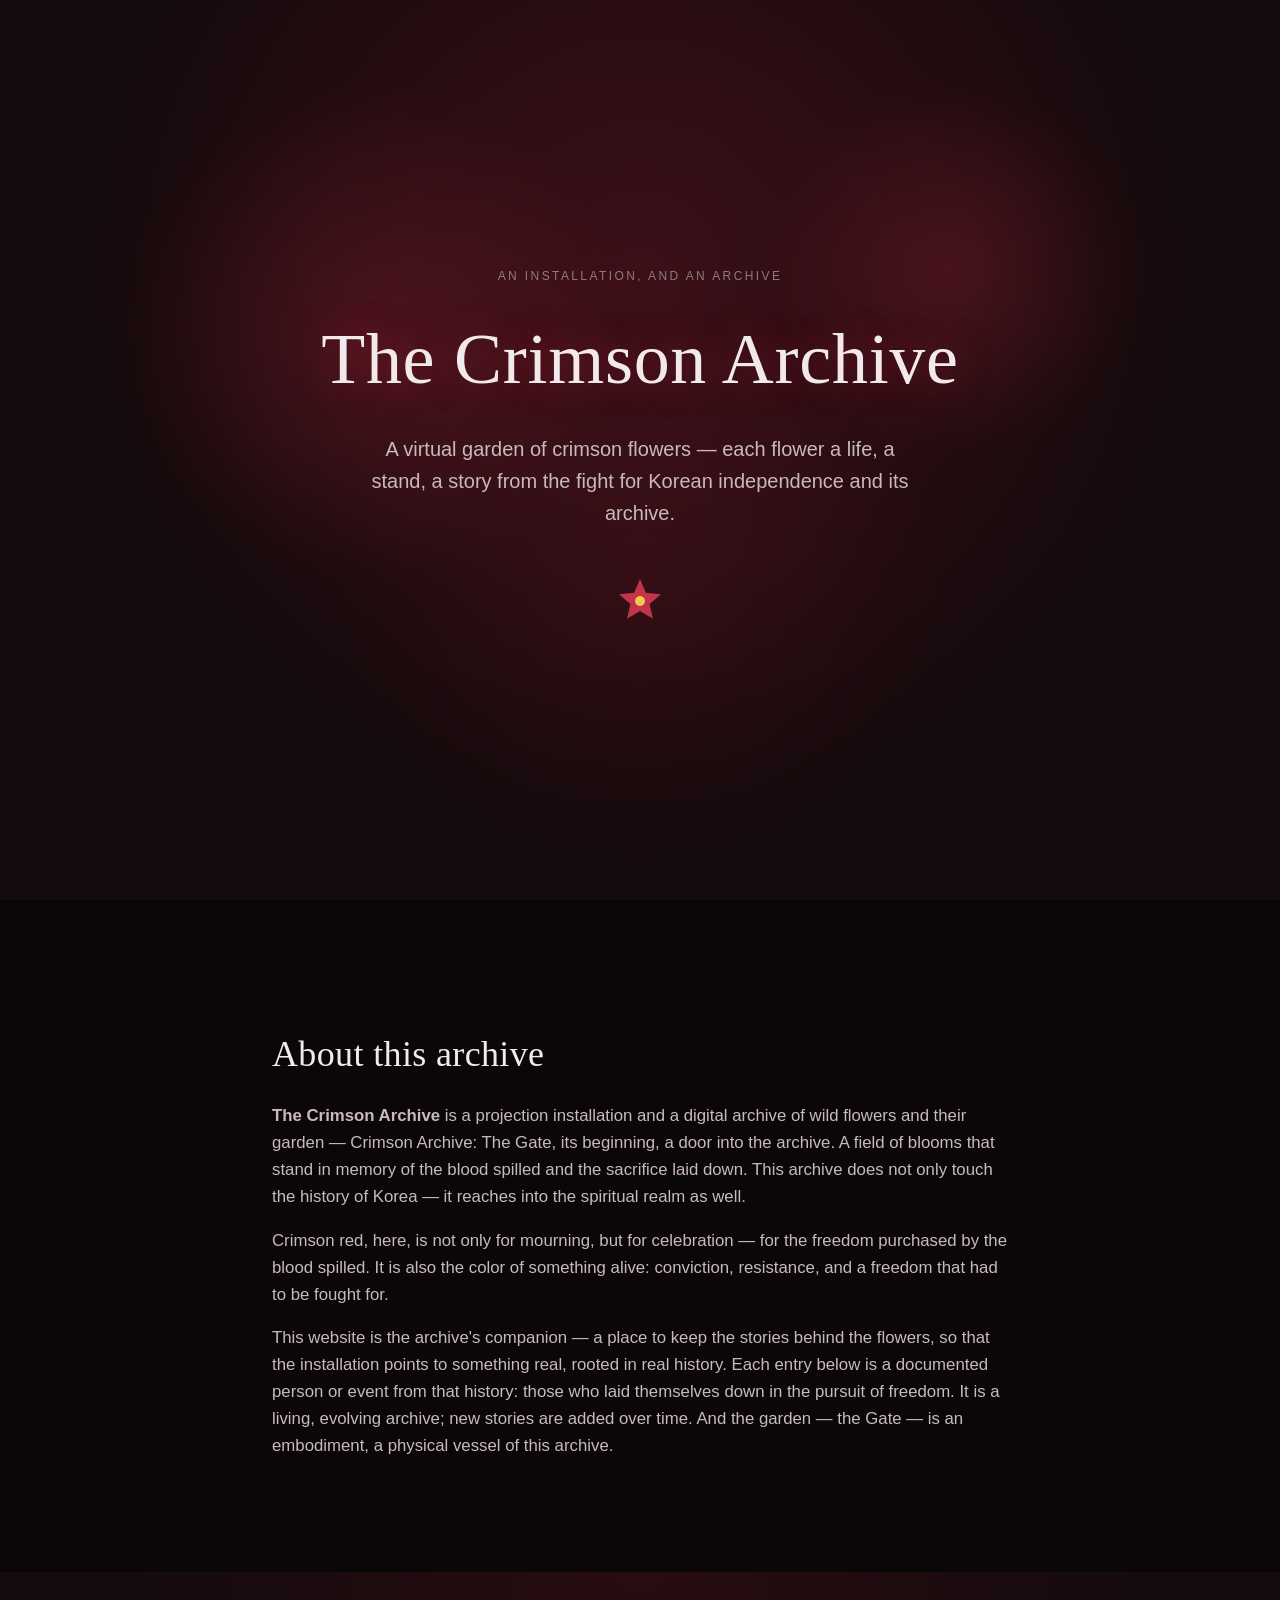
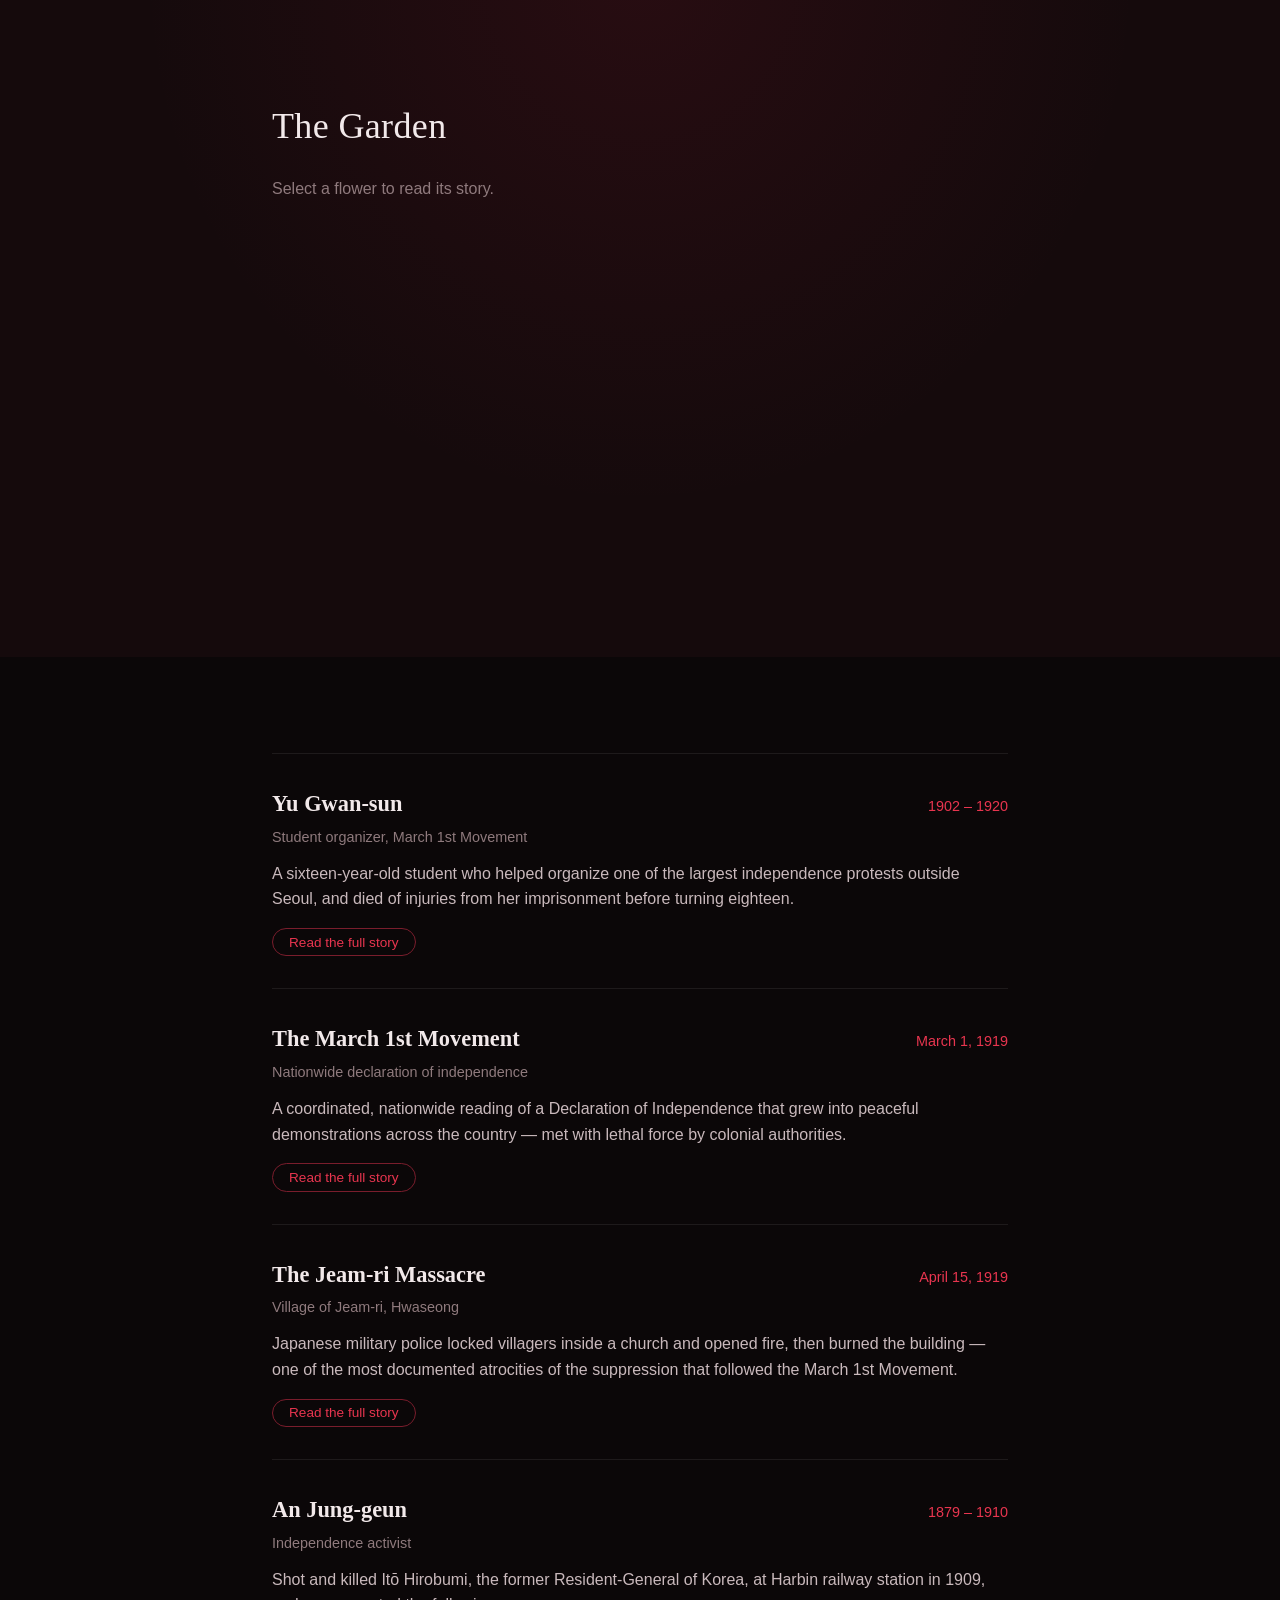
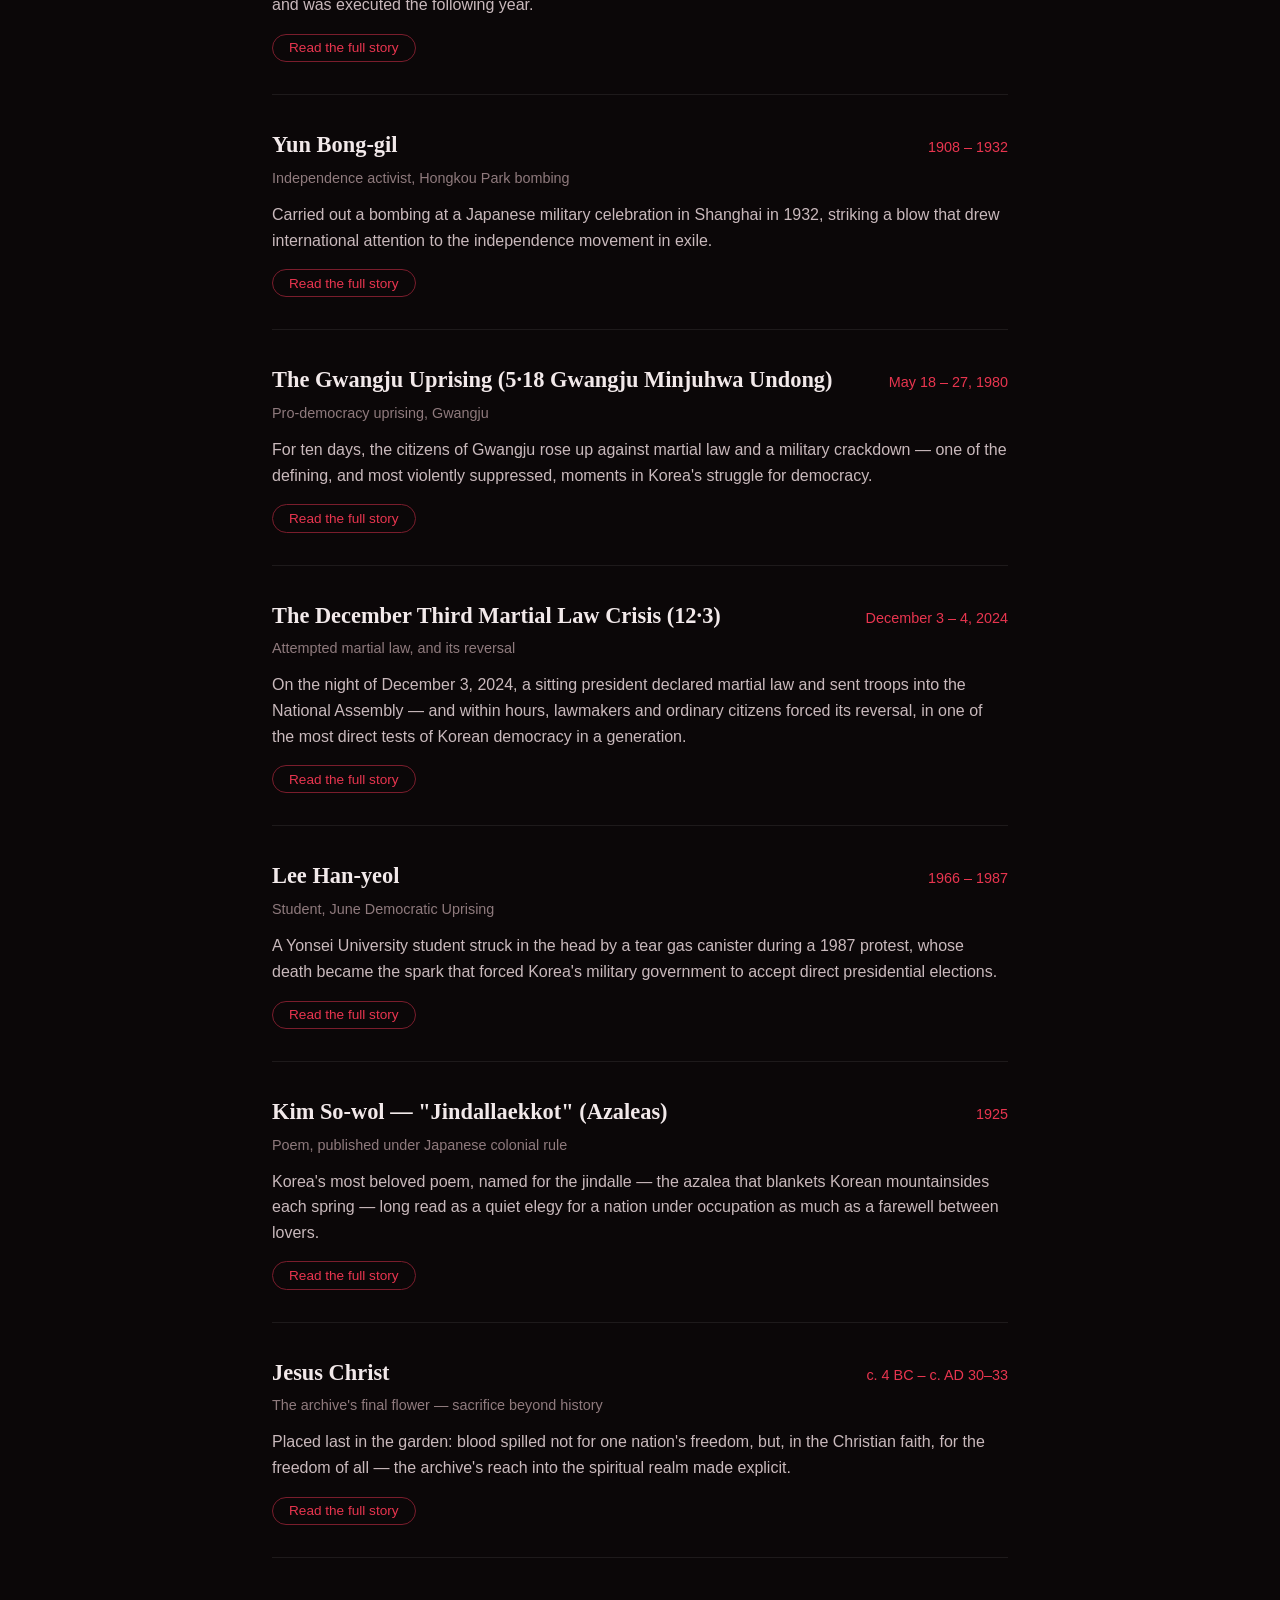
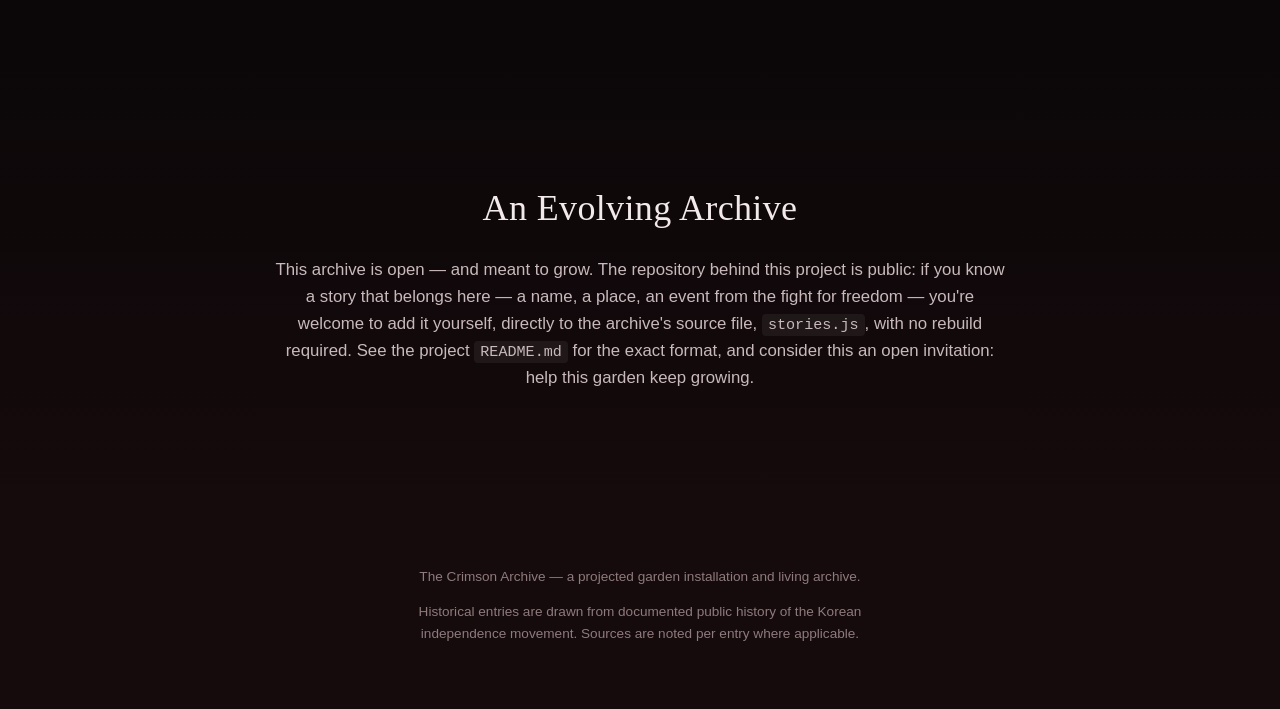
<file: index.html>
<!DOCTYPE html>
<html lang="en">
<head>
<meta charset="UTF-8" />
<meta http-equiv="refresh" content="0; url=/archive/" />
<title>The Crimson Archive</title>
<link rel="canonical" href="/archive/" />
</head>
<body>
  <p>Redirecting to <a href="/archive/">the archive</a>...</p>
</body>
</html>
</file>
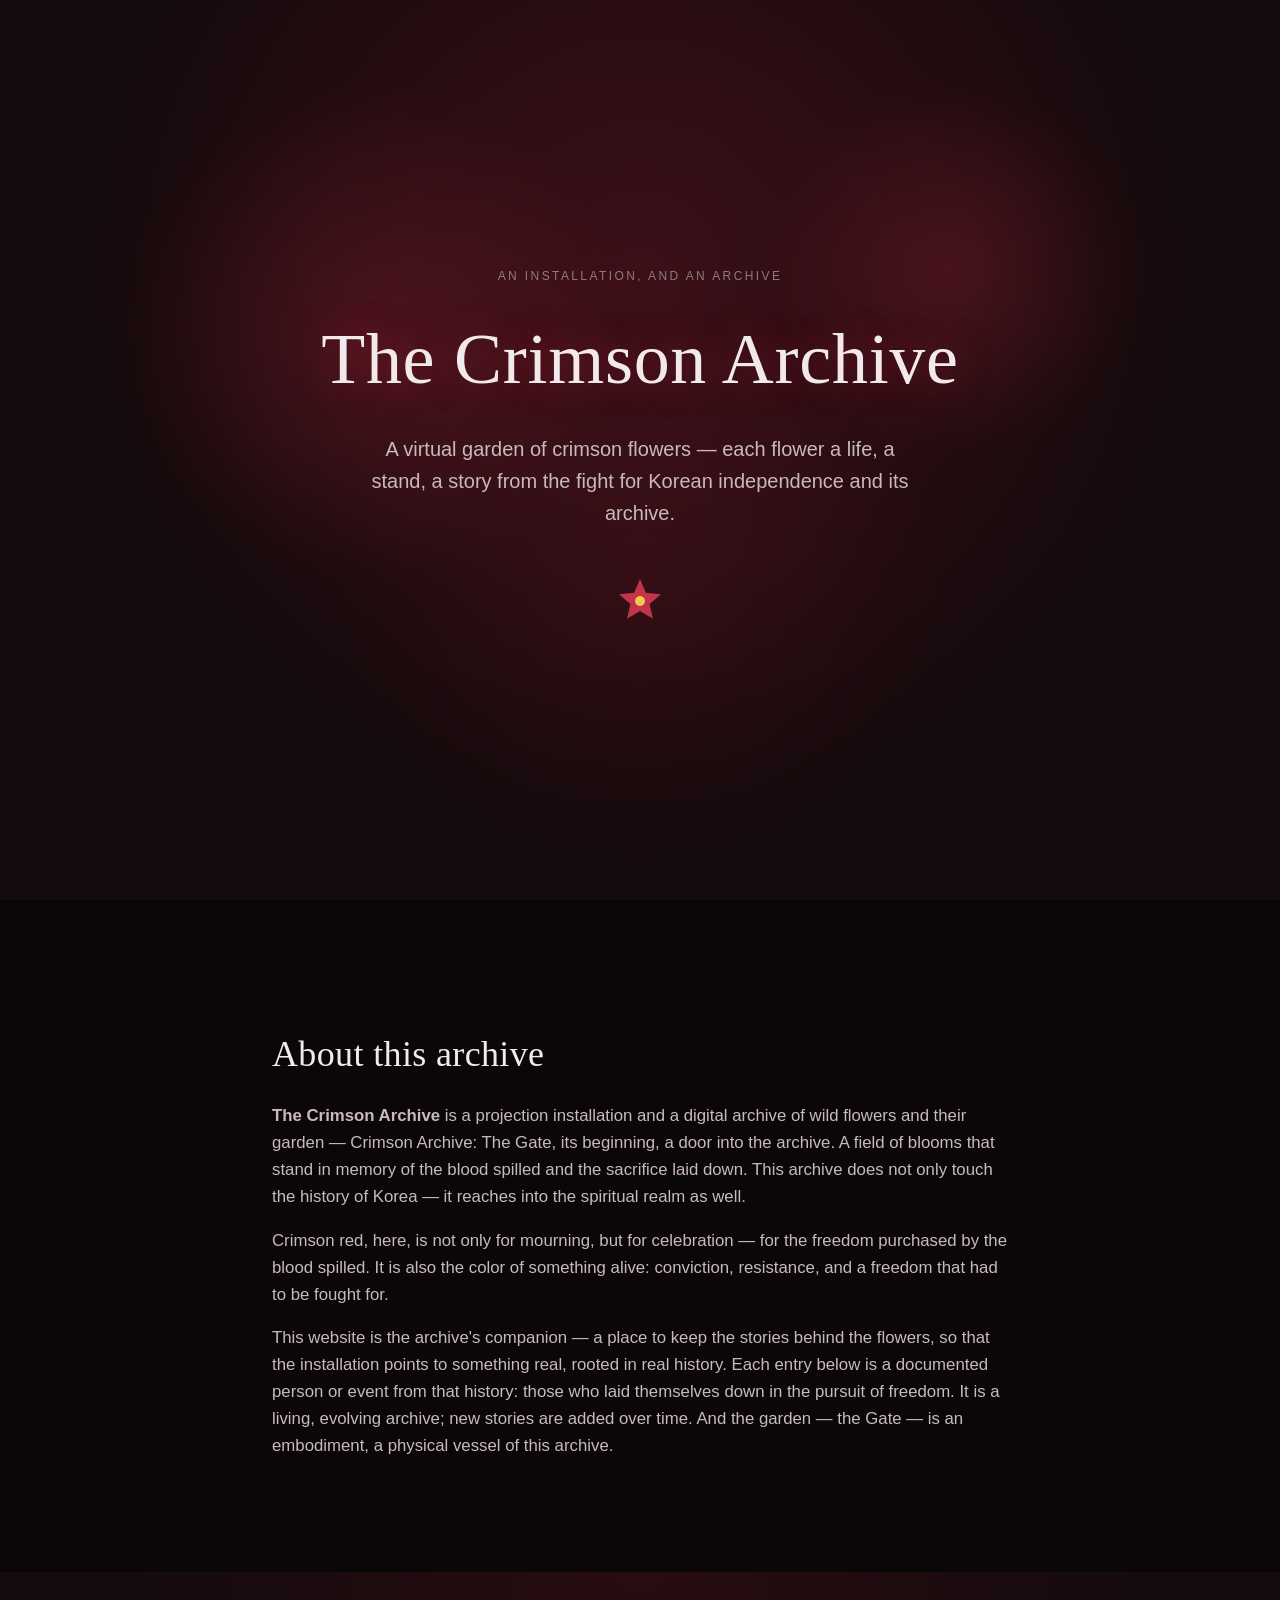
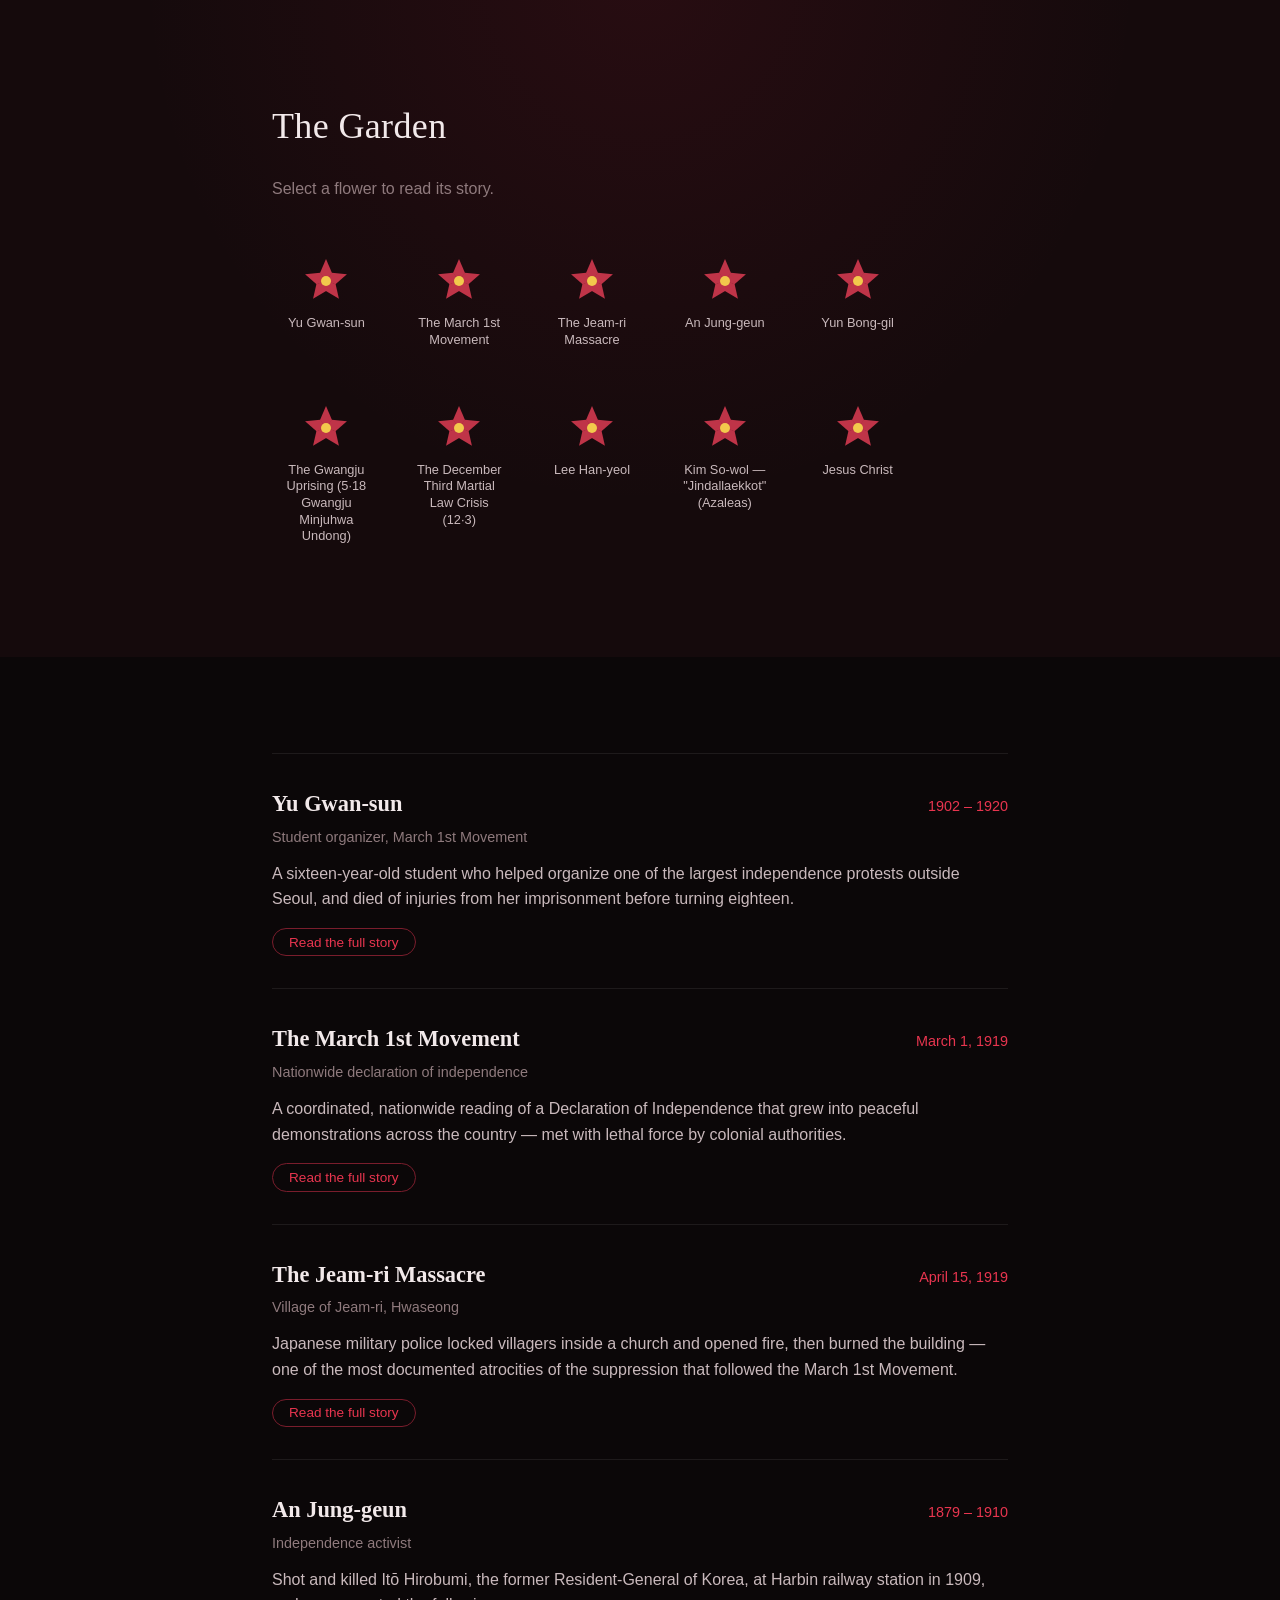
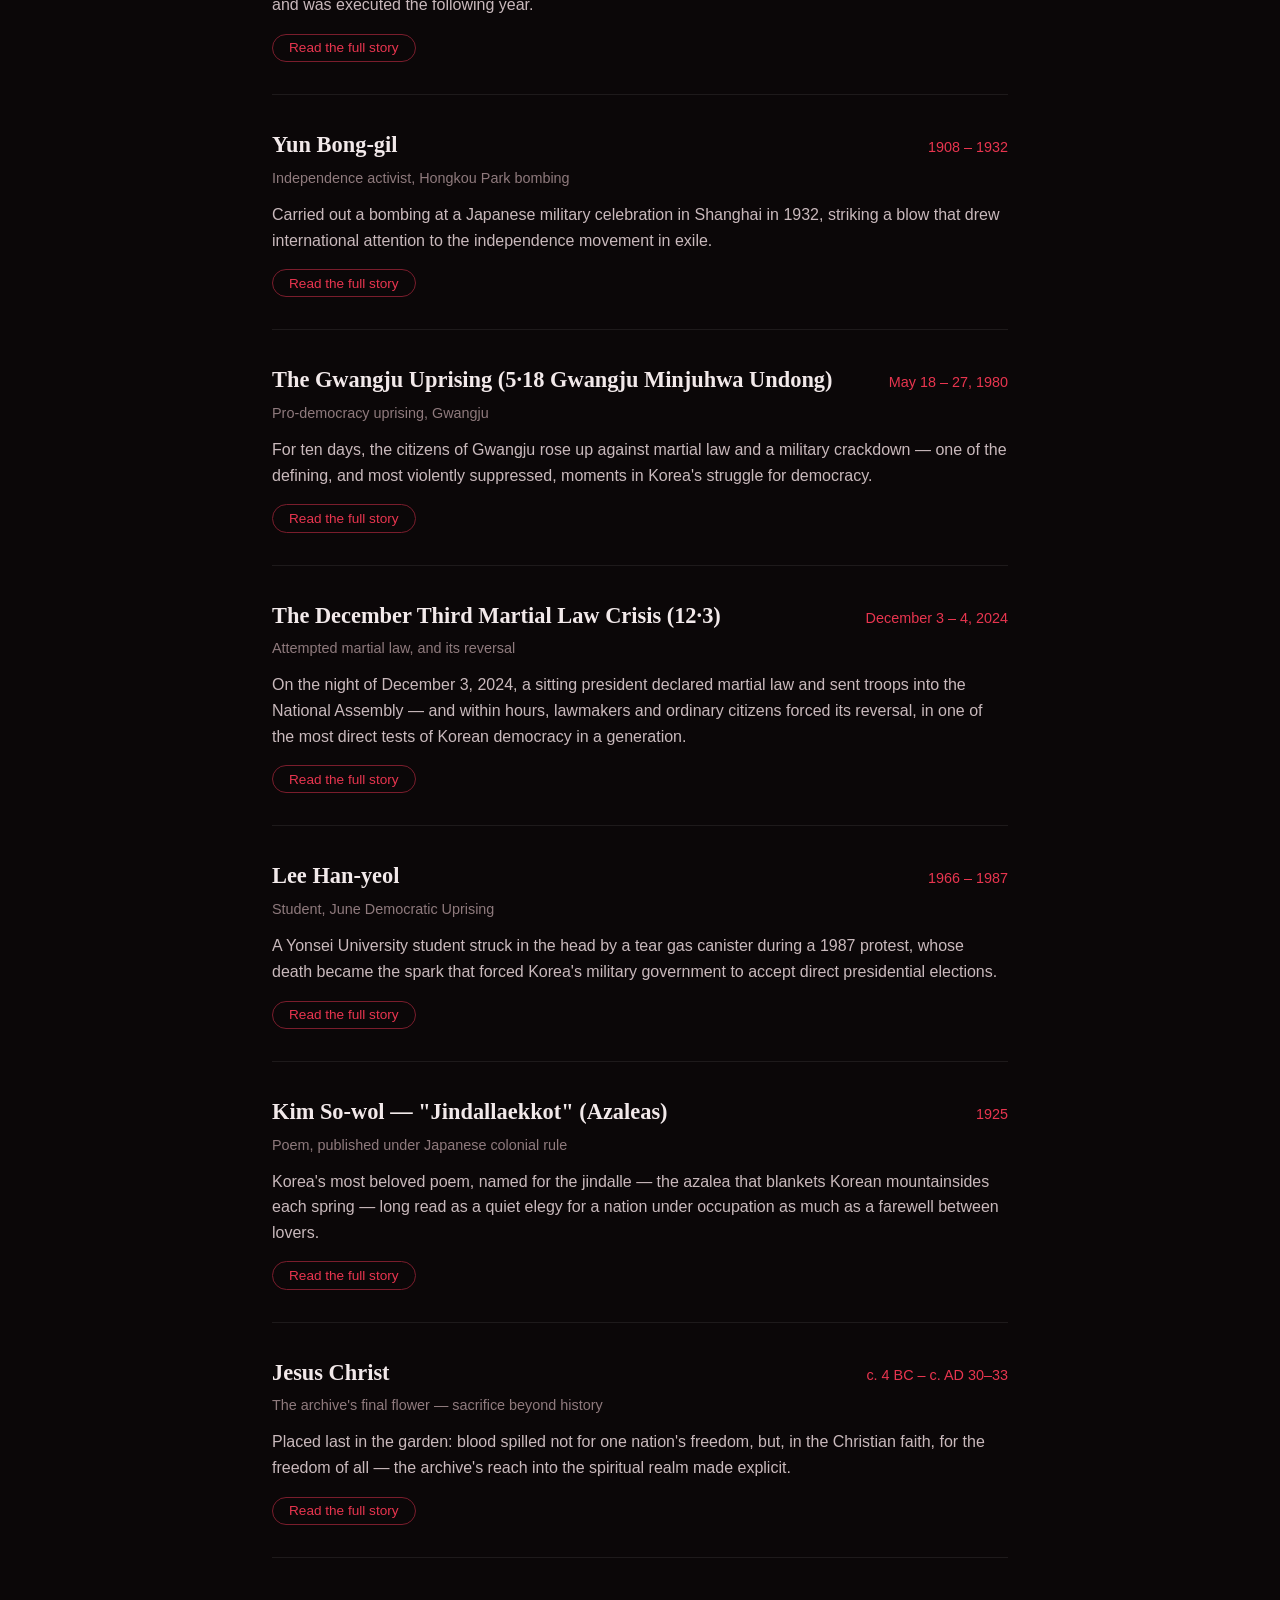
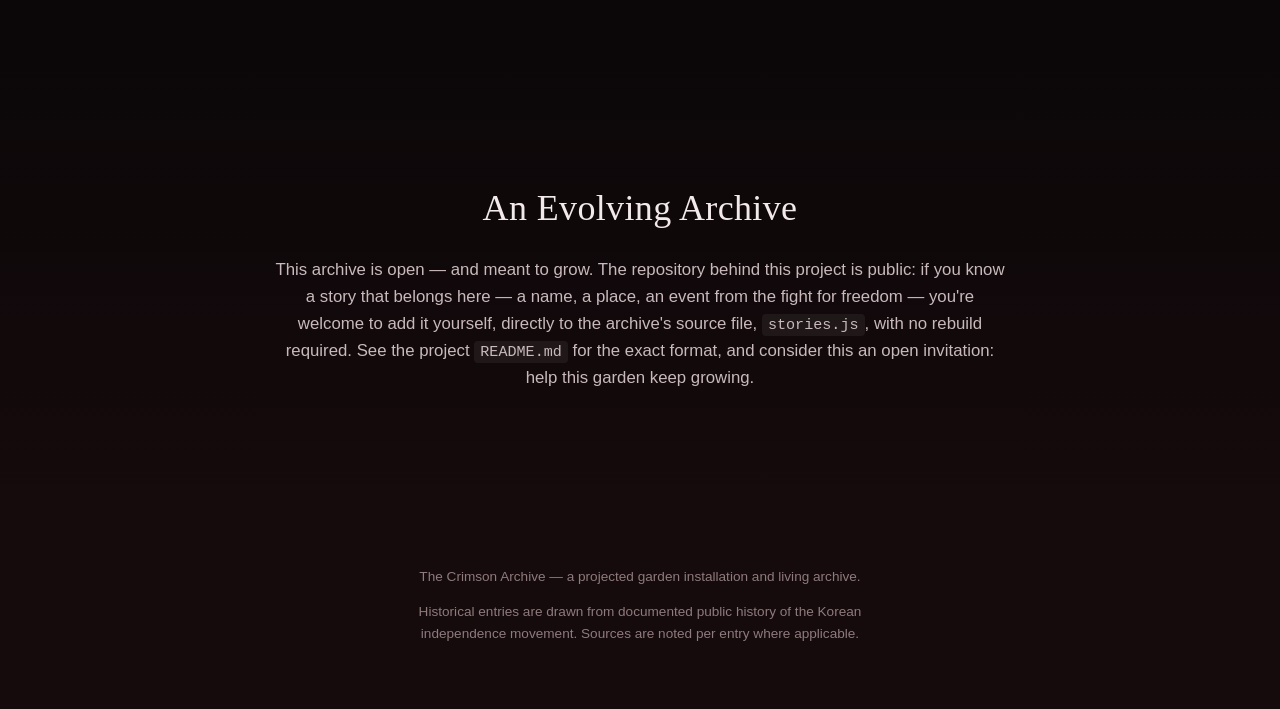
<file: archive/index.html>
<!DOCTYPE html>
<html lang="en">
<head>
<meta charset="UTF-8" />
<meta name="viewport" content="width=device-width, initial-scale=1.0" />
<title>The Crimson Archive</title>
<meta name="description" content="The Crimson Archive — a projected garden of red flowers, and a living archive of stories of bloodshed and sacrifice in the fight for Korean independence." />
<link rel="stylesheet" href="style.css" />
</head>
<body>

  <header class="hero">
    <div class="hero-glow" aria-hidden="true"></div>
    <div class="hero-content">
      <p class="eyebrow">An installation, and an archive</p>
      <h1>The Crimson Archive</h1>
      <p class="hero-sub">
        A virtual garden of crimson flowers — each flower a life, a stand, a
        story from the fight for Korean independence and its archive.
      </p>
      <a class="scroll-cue" href="#about" aria-label="Scroll to learn more">
        <span id="scroll-flower" aria-hidden="true"></span>
      </a>
    </div>
  </header>

  <main>
    <section id="about" class="about">
      <div class="about-inner">
        <h2>About this archive</h2>
        <p>
          <strong>The Crimson Archive</strong> is a projection installation and a digital
          archive of wild flowers and their garden — Crimson Archive: The Gate, its
          beginning, a door into the archive. A field of blooms that stand in memory
          of the blood spilled and the sacrifice laid down. This archive does not
          only touch the history of Korea — it reaches into the spiritual realm as
          well.
        </p>
        <p>
          Crimson red, here, is not only for mourning, but for celebration — for the
          freedom purchased by the blood spilled. It is also the color of something
          alive: conviction, resistance, and a freedom that had to be fought for.
        </p>
        <p>
          This website is the archive's companion — a place to keep the stories
          behind the flowers, so that the installation points to something real,
          rooted in real history. Each entry below is a documented person or event
          from that history: those who laid themselves down in the pursuit of
          freedom. It is a living, evolving archive; new stories are added over
          time. And the garden — the Gate — is an embodiment, a physical vessel of
          this archive.
        </p>
      </div>
    </section>

    <section id="garden" class="garden">
      <div class="garden-inner">
        <h2>The Garden</h2>
        <p class="garden-hint">Select a flower to read its story.</p>
        <div class="flower-field" id="flower-field">
          <!-- populated by script.js from stories.js -->
        </div>
      </div>
    </section>

    <section id="entries" class="entries">
      <div class="entries-inner" id="entries-list">
        <!-- populated by script.js from stories.js -->
      </div>
    </section>

    <section class="contribute">
      <div class="contribute-inner">
        <h2>An Evolving Archive</h2>
        <p>
          This archive is open — and meant to grow. The repository behind this
          project is public: if you know a story that belongs here — a name, a
          place, an event from the fight for freedom — you're welcome to add it
          yourself, directly to the archive's source file, <code>stories.js</code>,
          with no rebuild required. See the project <code>README.md</code> for the
          exact format, and consider this an open invitation: help this garden keep
          growing.
        </p>
      </div>
    </section>
  </main>

  <footer class="site-footer">
    <p>The Crimson Archive — a projected garden installation and living archive.</p>
    <p class="footer-note">
      Historical entries are drawn from documented public history of the Korean
      independence movement. Sources are noted per entry where applicable.
    </p>
  </footer>

  <script src="stories.js"></script>
  <script src="script.js"></script>
</body>
</html>
</file>
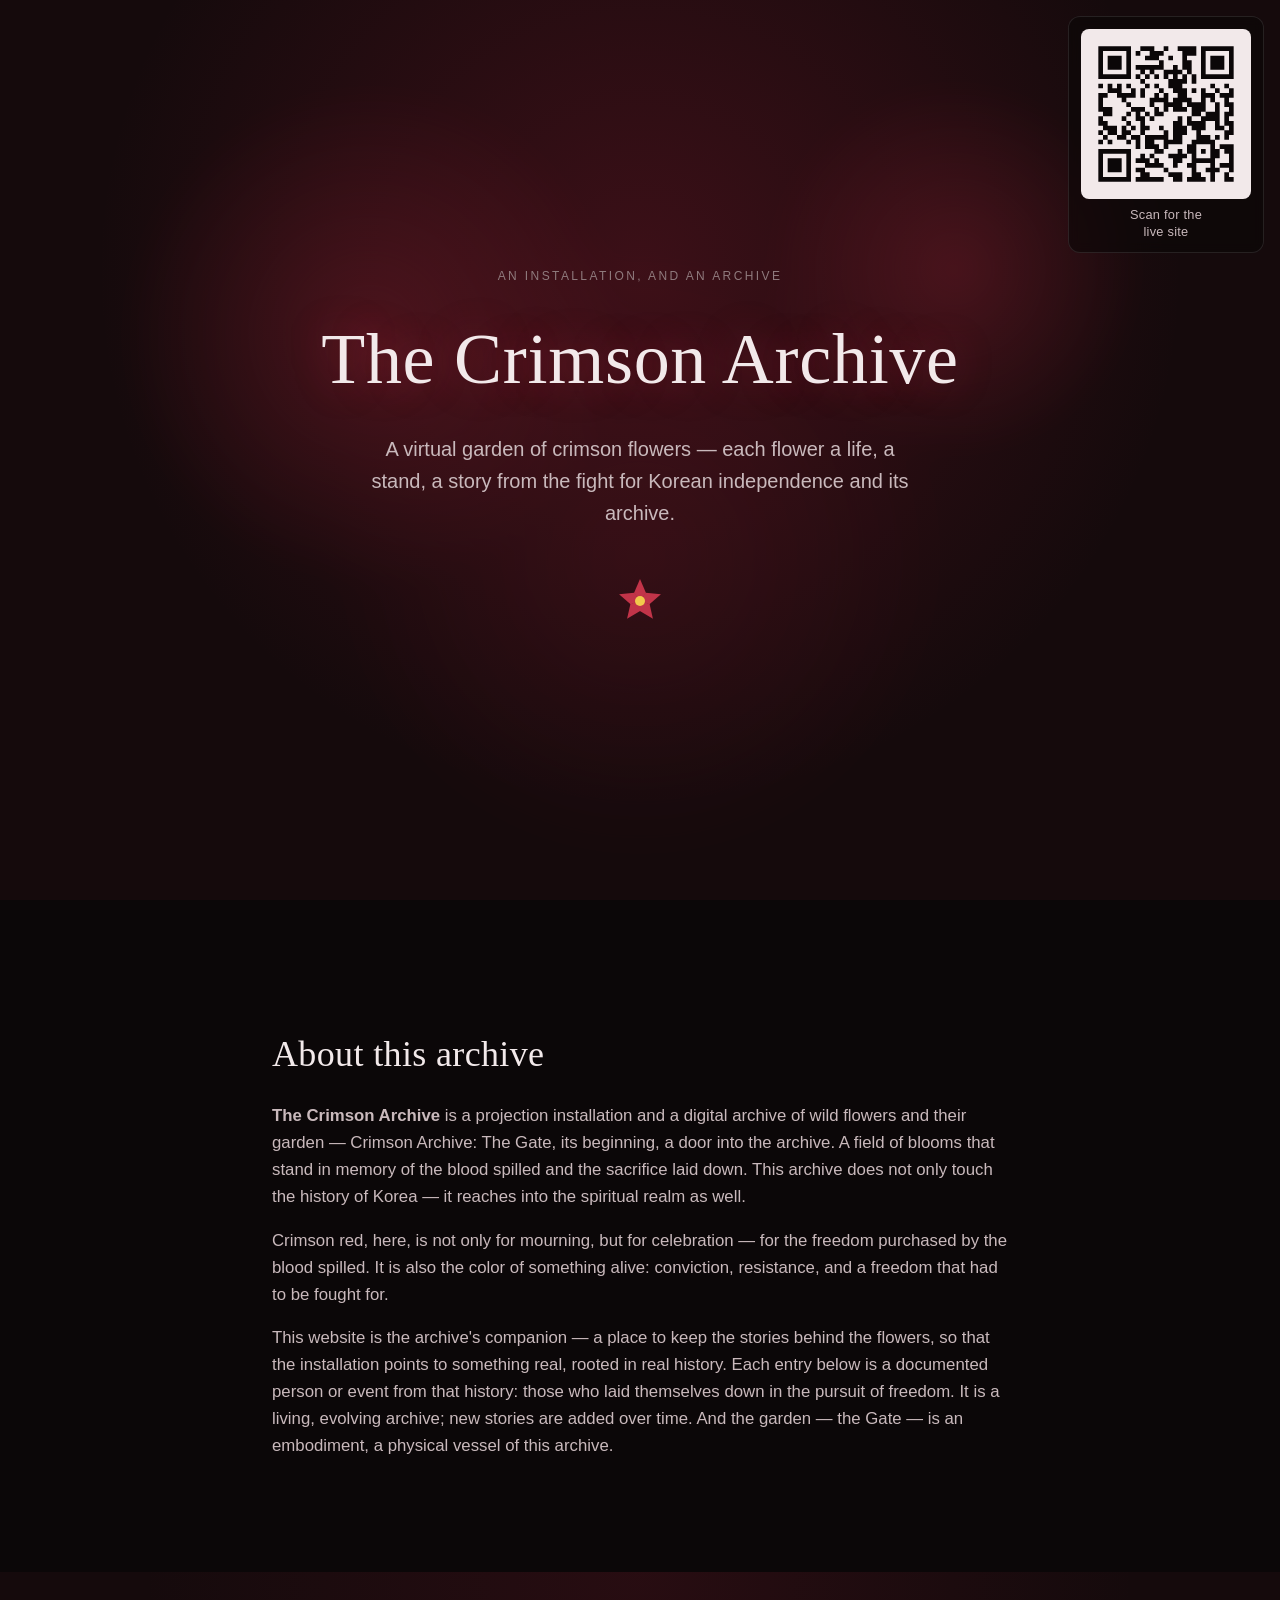
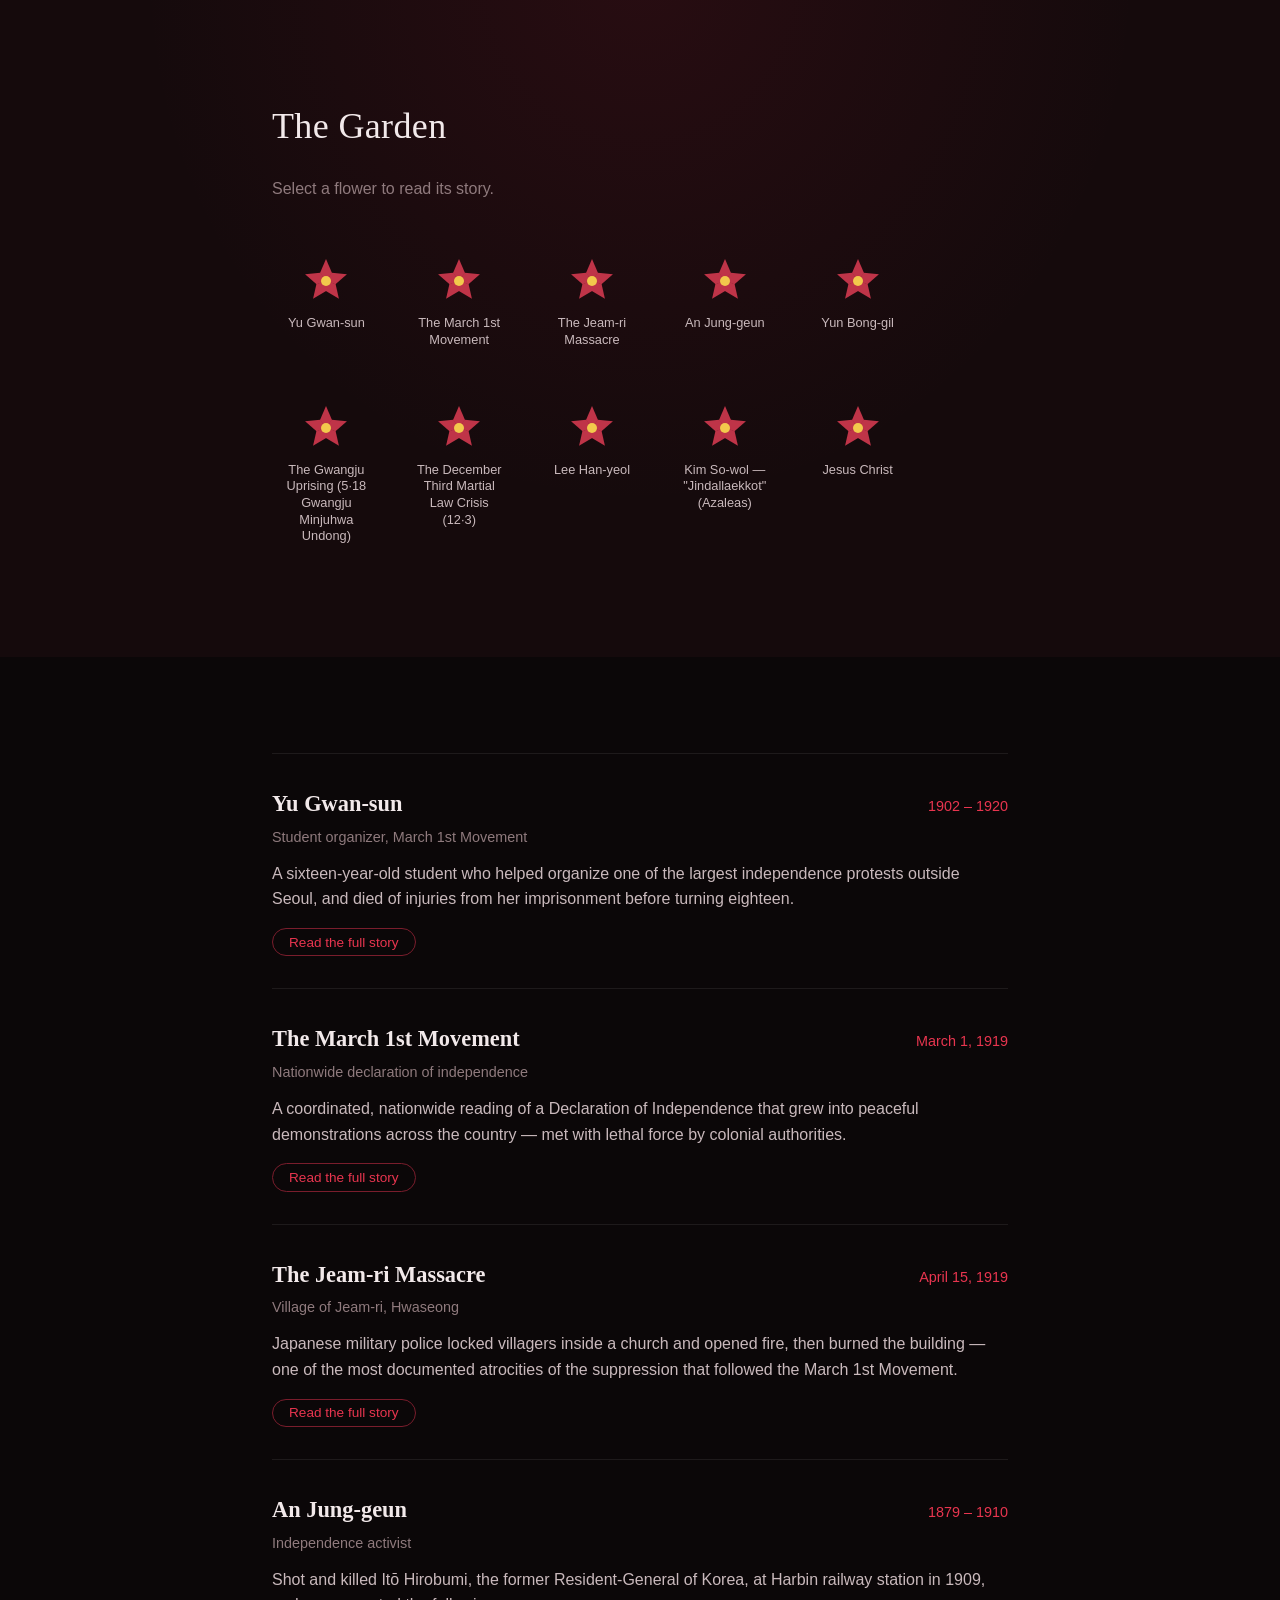
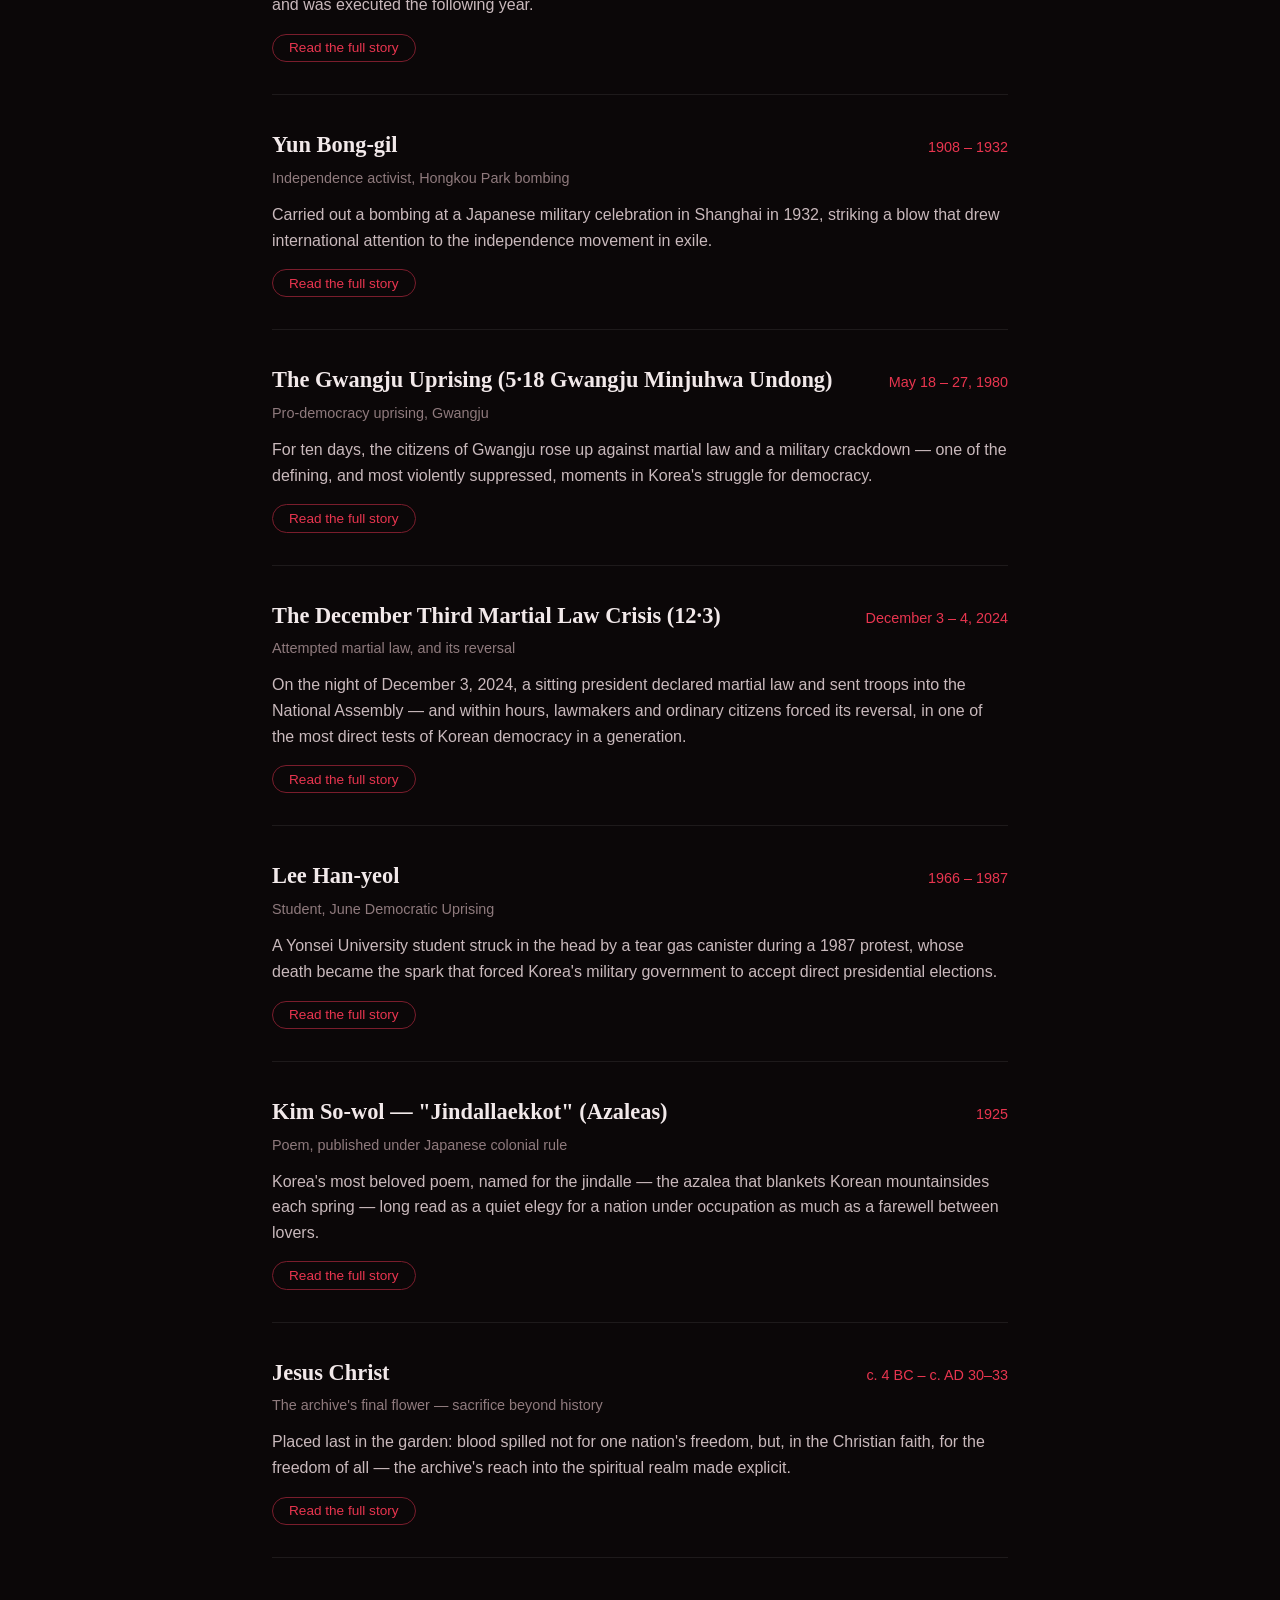
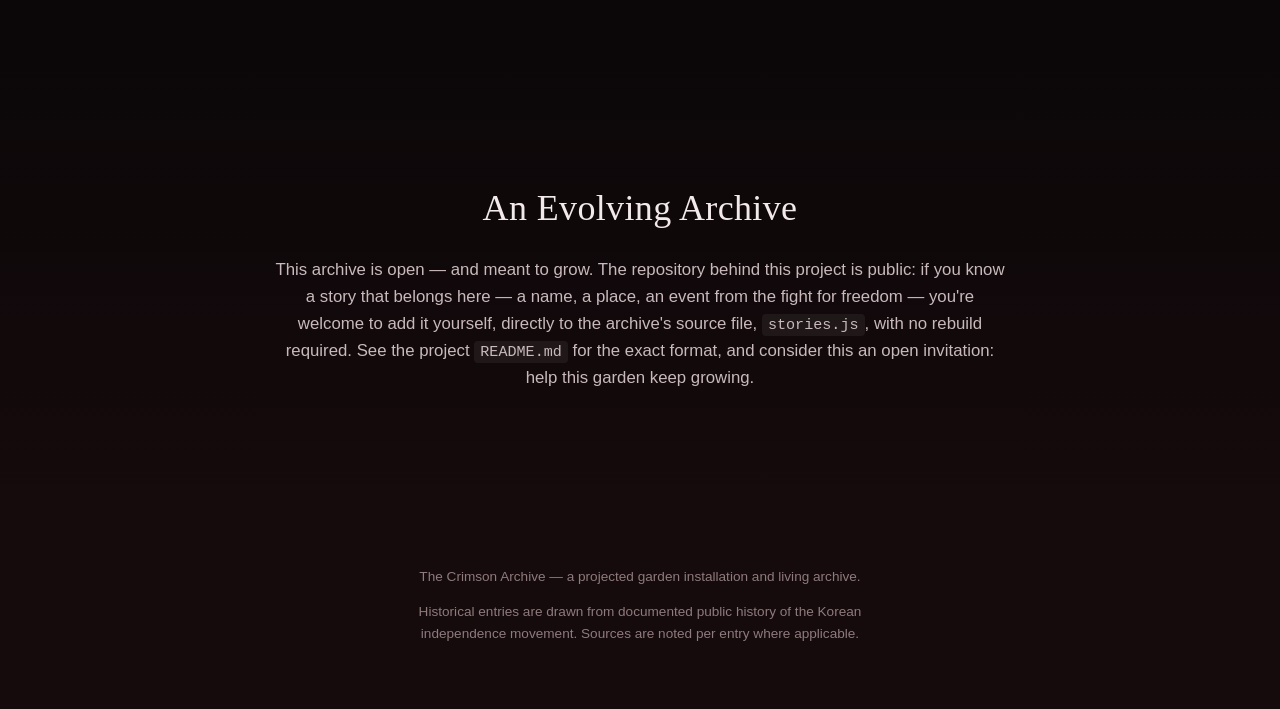
<file: archive/offline.html>
<!DOCTYPE html>
<html lang="en">
<head>
<meta charset="UTF-8" />
<meta name="viewport" content="width=device-width, initial-scale=1.0" />
<title>The Crimson Archive</title>
<meta name="description" content="The Crimson Archive — a projected garden of red flowers, and a living archive of stories of bloodshed and sacrifice in the fight for Korean independence." />
<style>
/* The Crimson Archive — a deliberately dark, single-mood memorial aesthetic.
   Not theme-adaptive by design: this is a fixed installation piece. */

:root {
  --bg: #0b0708;
  --bg-deep: #150a0c;
  --crimson: #b0203a;
  --crimson-bright: #e8354f;
  --crimson-soft: #7a1d2c;
  --petal: #d1394f;
  --ink: #f2e9ea;
  --ink-dim: #c9b9bc;
  --ink-faint: #8f7a7d;
  --serif: "Iowan Old Style", "Palatino Linotype", Georgia, "Times New Roman", serif;
  --sans: -apple-system, BlinkMacSystemFont, "Segoe UI", Roboto, Helvetica, Arial, sans-serif;
}

* { box-sizing: border-box; }

html {
  scroll-behavior: smooth;
}

body {
  margin: 0;
  background: var(--bg);
  color: var(--ink);
  font-family: var(--sans);
  line-height: 1.6;
  overflow-x: hidden;
}

h1, h2 {
  font-family: var(--serif);
  font-weight: 500;
  letter-spacing: 0.01em;
}

a { color: var(--crimson-bright); }

code {
  background: rgba(255, 255, 255, 0.06);
  padding: 0.15em 0.4em;
  border-radius: 4px;
  font-size: 0.9em;
}

/* ---------- QR badge ---------- */

.qr-badge {
  position: fixed;
  top: 1rem;
  right: 1rem;
  z-index: 10;
  display: flex;
  flex-direction: column;
  align-items: center;
  gap: 0.5rem;
  text-decoration: none;
  background: rgba(11, 7, 8, 0.6);
  backdrop-filter: blur(6px);
  padding: 0.75rem;
  border-radius: 12px;
  border: 1px solid rgba(255, 255, 255, 0.1);
}

.qr-code {
  display: block;
  width: 170px;
  height: 170px;
  background: var(--ink);
  border-radius: 8px;
  padding: 8px;
}

.qr-code svg {
  display: block;
  width: 100%;
  height: 100%;
}

.qr-label {
  font-size: 0.8rem;
  line-height: 1.3;
  color: var(--ink-dim);
  text-align: center;
  letter-spacing: 0.02em;
}

@media (max-width: 600px) {
  .qr-badge {
    top: 0.5rem;
    right: 0.5rem;
    padding: 0.6rem;
  }
  .qr-code {
    width: 120px;
    height: 120px;
  }
  .qr-label {
    font-size: 0.7rem;
  }
}

/* ---------- Hero ---------- */

.hero {
  position: relative;
  min-height: 100svh;
  display: flex;
  align-items: center;
  justify-content: center;
  text-align: center;
  padding: 2rem;
  overflow: hidden;
  background:
    radial-gradient(ellipse at 50% 30%, rgba(176, 32, 58, 0.25), transparent 60%),
    var(--bg-deep);
}

.hero-glow {
  position: absolute;
  inset: 0;
  background-image:
    radial-gradient(circle, var(--crimson-bright) 0%, transparent 70%),
    radial-gradient(circle, var(--crimson-bright) 0%, transparent 70%),
    radial-gradient(circle, var(--crimson-soft) 0%, transparent 70%);
  background-size: 40vmax 40vmax, 30vmax 30vmax, 50vmax 50vmax;
  background-repeat: no-repeat;
  background-position:
    15% 20%,
    85% 15%,
    50% 90%;
  opacity: 0.18;
  filter: blur(10px);
  animation: drift 22s ease-in-out infinite alternate;
}

@keyframes drift {
  from { transform: translateY(0) scale(1); }
  to { transform: translateY(-2%) scale(1.05); }
}

.hero-content { position: relative; z-index: 1; max-width: 42rem; }

.eyebrow {
  text-transform: uppercase;
  letter-spacing: 0.2em;
  font-size: 0.75rem;
  color: var(--ink-faint);
  margin: 0 0 1rem;
}

.hero h1 {
  font-size: clamp(2.5rem, 7vw, 4.5rem);
  margin: 0 0 1rem;
  color: var(--ink);
  text-shadow: 0 0 40px rgba(232, 53, 79, 0.35);
}

.hero-sub {
  font-size: clamp(1rem, 2vw, 1.25rem);
  color: var(--ink-dim);
  margin: 0 auto 3rem;
  max-width: 34rem;
}

.scroll-cue {
  display: inline-flex;
  align-items: center;
  justify-content: center;
  text-decoration: none;
}

.scroll-cue span {
  display: inline-block;
  animation: handscroll 1.6s ease-in-out infinite;
}

.scroll-flower-svg {
  width: 28px;
  height: 28px;
}

@keyframes handscroll {
  0%, 100% { transform: translateY(0); }
  50% { transform: translateY(8px); }
}

/* ---------- Sections ---------- */

section { padding: 6rem 1.5rem; }

.about-inner, .garden-inner, .entries-inner, .contribute-inner {
  max-width: 46rem;
  margin: 0 auto;
}

.about {
  background: var(--bg);
}

h2 {
  font-size: clamp(1.75rem, 4vw, 2.25rem);
  color: var(--ink);
  margin-bottom: 1.25rem;
}

.about p, .contribute p {
  color: var(--ink-dim);
  font-size: 1.05rem;
}

/* ---------- Garden ---------- */

.garden {
  background: radial-gradient(ellipse at 50% 0%, rgba(176, 32, 58, 0.12), transparent 55%), var(--bg-deep);
}

.garden-hint {
  color: var(--ink-faint);
  margin-bottom: 2.5rem;
}

.flower-field {
  display: grid;
  grid-template-columns: repeat(auto-fit, minmax(90px, 1fr));
  gap: 1.5rem;
  max-width: 40rem;
}

.flower-btn {
  background: none;
  border: none;
  cursor: pointer;
  display: flex;
  flex-direction: column;
  align-items: center;
  gap: 0.6rem;
  padding: 1rem 0.5rem;
  color: var(--ink-dim);
  font-family: var(--sans);
  opacity: 0;
  transform: translateY(12px) scale(0.85);
  transition: opacity 0.6s ease, transform 0.6s ease;
}

.flower-btn.visible {
  opacity: 1;
  transform: translateY(0) scale(1);
}

.flower-btn:hover .flower-svg,
.flower-btn:focus-visible .flower-svg,
.flower-btn.active .flower-svg {
  transform: scale(1.15) rotate(6deg);
  filter: drop-shadow(0 0 14px rgba(232, 53, 79, 0.55));
}

.flower-svg {
  width: 48px;
  height: 48px;
  transition: transform 0.35s ease, filter 0.35s ease;
}

.flower-btn.active { color: var(--crimson-bright); }

.flower-label {
  font-size: 0.8rem;
  text-align: center;
  line-height: 1.3;
}

/* ---------- Entries ---------- */

.entries {
  background: var(--bg);
}

.entry {
  border-top: 1px solid rgba(255, 255, 255, 0.08);
  padding: 2rem 0;
}

.entry:last-child {
  border-bottom: 1px solid rgba(255, 255, 255, 0.08);
}

.entry-header {
  display: flex;
  justify-content: space-between;
  align-items: baseline;
  gap: 1rem;
  flex-wrap: wrap;
}

.entry-header h3 {
  font-family: var(--serif);
  font-size: 1.4rem;
  color: var(--ink);
  margin: 0;
}

.entry-years {
  color: var(--crimson-bright);
  font-size: 0.9rem;
  white-space: nowrap;
}

.entry-role {
  color: var(--ink-faint);
  font-size: 0.9rem;
  margin: 0.25rem 0 0.75rem;
}

.entry-summary {
  color: var(--ink-dim);
  margin: 0;
}

.entry-body {
  display: grid;
  grid-template-rows: 0fr;
  transition: grid-template-rows 0.4s ease;
}

.entry.expanded .entry-body {
  grid-template-rows: 1fr;
}

.entry-body-inner {
  overflow: hidden;
}

.entry-body p {
  color: var(--ink-dim);
  margin: 1rem 0 0;
}

.entry-source {
  display: block;
  margin-top: 1rem;
  font-size: 0.8rem;
  color: var(--ink-faint);
  font-style: italic;
}

.entry-toggle {
  background: none;
  border: 1px solid var(--crimson-soft);
  color: var(--crimson-bright);
  border-radius: 999px;
  padding: 0.35rem 1rem;
  font-size: 0.85rem;
  cursor: pointer;
  margin-top: 1rem;
}

.entry-toggle:hover {
  background: rgba(176, 32, 58, 0.15);
}

/* ---------- Contribute / Footer ---------- */

.contribute {
  background: linear-gradient(180deg, var(--bg), var(--bg-deep));
  text-align: center;
}

.site-footer {
  text-align: center;
  padding: 3rem 1.5rem 4rem;
  color: var(--ink-faint);
  font-size: 0.85rem;
  background: var(--bg-deep);
}

.footer-note {
  max-width: 32rem;
  margin: 0.5rem auto 0;
}

@media (max-width: 600px) {
  section { padding: 4rem 1.25rem; }
  .entry-header { flex-direction: column; gap: 0.25rem; }
}
</style>
</head>
<body>

  <a class="qr-badge" href="https://crimsonarchive.astrolee.com" aria-label="Scan or tap to open the live Crimson Archive website">
    <span class="qr-code">
      <svg viewBox="0 0 33 33" xmlns="http://www.w3.org/2000/svg" role="img" aria-hidden="true"><path d="M2,2H3V3H2zM3,2H4V3H3zM4,2H5V3H4zM5,2H6V3H5zM6,2H7V3H6zM7,2H8V3H7zM8,2H9V3H8zM11,2H12V3H11zM12,2H13V3H12zM13,2H14V3H13zM16,2H17V3H16zM19,2H20V3H19zM20,2H21V3H20zM21,2H22V3H21zM22,2H23V3H22zM24,2H25V3H24zM25,2H26V3H25zM26,2H27V3H26zM27,2H28V3H27zM28,2H29V3H28zM29,2H30V3H29zM30,2H31V3H30zM2,3H3V4H2zM8,3H9V4H8zM10,3H11V4H10zM13,3H14V4H13zM14,3H15V4H14zM15,3H16V4H15zM20,3H21V4H20zM21,3H22V4H21zM22,3H23V4H22zM24,3H25V4H24zM30,3H31V4H30zM2,4H3V5H2zM4,4H5V5H4zM5,4H6V5H5zM6,4H7V5H6zM8,4H9V5H8zM12,4H13V5H12zM13,4H14V5H13zM14,4H15V5H14zM17,4H18V5H17zM20,4H21V5H20zM24,4H25V5H24zM26,4H27V5H26zM27,4H28V5H27zM28,4H29V5H28zM30,4H31V5H30zM2,5H3V6H2zM4,5H5V6H4zM5,5H6V6H5zM6,5H7V6H6zM8,5H9V6H8zM15,5H16V6H15zM20,5H21V6H20zM21,5H22V6H21zM24,5H25V6H24zM26,5H27V6H26zM27,5H28V6H27zM28,5H29V6H28zM30,5H31V6H30zM2,6H3V7H2zM4,6H5V7H4zM5,6H6V7H5zM6,6H7V7H6zM8,6H9V7H8zM10,6H11V7H10zM11,6H12V7H11zM12,6H13V7H12zM13,6H14V7H13zM14,6H15V7H14zM15,6H16V7H15zM18,6H19V7H18zM20,6H21V7H20zM21,6H22V7H21zM24,6H25V7H24zM26,6H27V7H26zM27,6H28V7H27zM28,6H29V7H28zM30,6H31V7H30zM2,7H3V8H2zM8,7H9V8H8zM11,7H12V8H11zM13,7H14V8H13zM16,7H17V8H16zM17,7H18V8H17zM18,7H19V8H18zM19,7H20V8H19zM21,7H22V8H21zM24,7H25V8H24zM30,7H31V8H30zM2,8H3V9H2zM3,8H4V9H3zM4,8H5V9H4zM5,8H6V9H5zM6,8H7V9H6zM7,8H8V9H7zM8,8H9V9H8zM10,8H11V9H10zM12,8H13V9H12zM14,8H15V9H14zM16,8H17V9H16zM18,8H19V9H18zM20,8H21V9H20zM22,8H23V9H22zM24,8H25V9H24zM25,8H26V9H25zM26,8H27V9H26zM27,8H28V9H27zM28,8H29V9H28zM29,8H30V9H29zM30,8H31V9H30zM11,9H12V10H11zM17,9H18V10H17zM18,9H19V10H18zM19,9H20V10H19zM20,9H21V10H20zM22,9H23V10H22zM2,10H3V11H2zM4,10H5V11H4zM6,10H7V11H6zM8,10H9V11H8zM12,10H13V11H12zM14,10H15V11H14zM17,10H18V11H17zM18,10H19V11H18zM19,10H20V11H19zM26,10H27V11H26zM29,10H30V11H29zM4,11H5V12H4zM5,11H6V12H5zM6,11H7V12H6zM9,11H10V12H9zM11,11H12V12H11zM15,11H16V12H15zM18,11H19V12H18zM19,11H20V12H19zM20,11H21V12H20zM22,11H23V12H22zM24,11H25V12H24zM27,11H28V12H27zM30,11H31V12H30zM2,12H3V13H2zM3,12H4V13H3zM6,12H7V13H6zM7,12H8V13H7zM8,12H9V13H8zM9,12H10V13H9zM11,12H12V13H11zM14,12H15V13H14zM16,12H17V13H16zM19,12H20V13H19zM20,12H21V13H20zM24,12H25V13H24zM25,12H26V13H25zM26,12H27V13H26zM28,12H29V13H28zM29,12H30V13H29zM30,12H31V13H30zM2,13H3V14H2zM7,13H8V14H7zM13,13H14V14H13zM14,13H15V14H14zM15,13H16V14H15zM16,13H17V14H16zM18,13H19V14H18zM19,13H20V14H19zM20,13H21V14H20zM21,13H22V14H21zM24,13H25V14H24zM26,13H27V14H26zM29,13H30V14H29zM2,14H3V15H2zM8,14H9V15H8zM13,14H14V15H13zM16,14H17V15H16zM17,14H18V15H17zM18,14H19V15H18zM19,14H20V15H19zM21,14H22V15H21zM22,14H23V15H22zM23,14H24V15H23zM24,14H25V15H24zM27,14H28V15H27zM29,14H30V15H29zM30,14H31V15H30zM2,15H3V16H2zM3,15H4V16H3zM4,15H5V16H4zM9,15H10V16H9zM10,15H11V16H10zM11,15H12V16H11zM14,15H15V16H14zM16,15H17V16H16zM18,15H19V16H18zM19,15H20V16H19zM20,15H21V16H20zM22,15H23V16H22zM23,15H24V16H23zM24,15H25V16H24zM27,15H28V16H27zM30,15H31V16H30zM3,16H4V17H3zM4,16H5V17H4zM8,16H9V17H8zM10,16H11V17H10zM12,16H13V17H12zM14,16H15V17H14zM15,16H16V17H15zM22,16H23V17H22zM23,16H24V17H23zM25,16H26V17H25zM26,16H27V17H26zM27,16H28V17H27zM29,16H30V17H29zM30,16H31V17H30zM2,17H3V18H2zM7,17H8V18H7zM10,17H11V18H10zM11,17H12V18H11zM13,17H14V18H13zM19,17H20V18H19zM21,17H22V18H21zM24,17H25V18H24zM25,17H26V18H25zM26,17H27V18H26zM27,17H28V18H27zM29,17H30V18H29zM2,18H3V19H2zM3,18H4V19H3zM8,18H9V19H8zM11,18H12V19H11zM18,18H19V19H18zM19,18H20V19H19zM21,18H22V19H21zM22,18H23V19H22zM23,18H24V19H23zM24,18H25V19H24zM27,18H28V19H27zM29,18H30V19H29zM30,18H31V19H30zM3,19H4V20H3zM4,19H5V20H4zM5,19H6V20H5zM7,19H8V20H7zM9,19H10V20H9zM11,19H12V20H11zM12,19H13V20H12zM15,19H16V20H15zM18,19H19V20H18zM19,19H20V20H19zM20,19H21V20H20zM22,19H23V20H22zM23,19H24V20H23zM24,19H25V20H24zM27,19H28V20H27zM28,19H29V20H28zM30,19H31V20H30zM2,20H3V21H2zM4,20H5V21H4zM5,20H6V21H5zM7,20H8V21H7zM8,20H9V21H8zM11,20H12V21H11zM16,20H17V21H16zM18,20H19V21H18zM19,20H20V21H19zM20,20H21V21H20zM23,20H24V21H23zM29,20H30V21H29zM30,20H31V21H30zM3,21H4V22H3zM6,21H7V22H6zM7,21H8V22H7zM9,21H10V22H9zM10,21H11V22H10zM12,21H13V22H12zM13,21H14V22H13zM14,21H15V22H14zM15,21H16V22H15zM16,21H17V22H16zM18,21H19V22H18zM19,21H20V22H19zM23,21H24V22H23zM24,21H25V22H24zM25,21H26V22H25zM27,21H28V22H27zM29,21H30V22H29zM2,22H3V23H2zM4,22H5V23H4zM8,22H9V23H8zM10,22H11V23H10zM12,22H13V23H12zM13,22H14V23H13zM16,22H17V23H16zM17,22H18V23H17zM18,22H19V23H18zM19,22H20V23H19zM22,22H23V23H22zM23,22H24V23H23zM24,22H25V23H24zM25,22H26V23H25zM26,22H27V23H26zM10,23H11V24H10zM12,23H13V24H12zM13,23H14V24H13zM14,23H15V24H14zM16,23H17V24H16zM21,23H22V24H21zM22,23H23V24H22zM26,23H27V24H26zM28,23H29V24H28zM29,23H30V24H29zM30,23H31V24H30zM2,24H3V25H2zM3,24H4V25H3zM4,24H5V25H4zM5,24H6V25H5zM6,24H7V25H6zM7,24H8V25H7zM8,24H9V25H8zM14,24H15V25H14zM15,24H16V25H15zM19,24H20V25H19zM21,24H22V25H21zM22,24H23V25H22zM24,24H25V25H24zM26,24H27V25H26zM27,24H28V25H27zM29,24H30V25H29zM30,24H31V25H30zM2,25H3V26H2zM8,25H9V26H8zM11,25H12V26H11zM13,25H14V26H13zM17,25H18V26H17zM18,25H19V26H18zM19,25H20V26H19zM20,25H21V26H20zM22,25H23V26H22zM26,25H27V26H26zM27,25H28V26H27zM30,25H31V26H30zM2,26H3V27H2zM4,26H5V27H4zM5,26H6V27H5zM6,26H7V27H6zM8,26H9V27H8zM10,26H11V27H10zM11,26H12V27H11zM12,26H13V27H12zM14,26H15V27H14zM18,26H19V27H18zM19,26H20V27H19zM22,26H23V27H22zM23,26H24V27H23zM24,26H25V27H24zM25,26H26V27H25zM26,26H27V27H26zM30,26H31V27H30zM2,27H3V28H2zM4,27H5V28H4zM5,27H6V28H5zM6,27H7V28H6zM8,27H9V28H8zM12,27H13V28H12zM13,27H14V28H13zM14,27H15V28H14zM15,27H16V28H15zM18,27H19V28H18zM21,27H22V28H21zM22,27H23V28H22zM26,27H27V28H26zM28,27H29V28H28zM29,27H30V28H29zM30,27H31V28H30zM2,28H3V29H2zM4,28H5V29H4zM5,28H6V29H5zM6,28H7V29H6zM8,28H9V29H8zM10,28H11V29H10zM11,28H12V29H11zM16,28H17V29H16zM22,28H23V29H22zM25,28H26V29H25zM26,28H27V29H26zM27,28H28V29H27zM30,28H31V29H30zM2,29H3V30H2zM8,29H9V30H8zM11,29H12V30H11zM12,29H13V30H12zM17,29H18V30H17zM18,29H19V30H18zM19,29H20V30H19zM22,29H23V30H22zM23,29H24V30H23zM26,29H27V30H26zM29,29H30V30H29zM2,30H3V31H2zM3,30H4V31H3zM4,30H5V31H4zM5,30H6V31H5zM6,30H7V31H6zM7,30H8V31H7zM8,30H9V31H8zM10,30H11V31H10zM11,30H12V31H11zM12,30H13V31H12zM13,30H14V31H13zM14,30H15V31H14zM15,30H16V31H15zM18,30H19V31H18zM19,30H20V31H19zM21,30H22V31H21zM22,30H23V31H22zM23,30H24V31H23zM24,30H25V31H24zM26,30H27V31H26zM29,30H30V31H29zM30,30H31V31H30z" fill="#0b0708" fill-rule="nonzero" /></svg>
    </span>
    <span class="qr-label">Scan for the<br />live site</span>
  </a>

  <header class="hero">
    <div class="hero-glow" aria-hidden="true"></div>
    <div class="hero-content">
      <p class="eyebrow">An installation, and an archive</p>
      <h1>The Crimson Archive</h1>
      <p class="hero-sub">
        A virtual garden of crimson flowers — each flower a life, a stand, a
        story from the fight for Korean independence and its archive.
      </p>
      <a class="scroll-cue" href="#about" aria-label="Scroll to learn more">
        <span id="scroll-flower" aria-hidden="true"></span>
      </a>
    </div>
  </header>

  <main>
    <section id="about" class="about">
      <div class="about-inner">
        <h2>About this archive</h2>
        <p>
          <strong>The Crimson Archive</strong> is a projection installation and a digital
          archive of wild flowers and their garden — Crimson Archive: The Gate, its
          beginning, a door into the archive. A field of blooms that stand in memory
          of the blood spilled and the sacrifice laid down. This archive does not
          only touch the history of Korea — it reaches into the spiritual realm as
          well.
        </p>
        <p>
          Crimson red, here, is not only for mourning, but for celebration — for the
          freedom purchased by the blood spilled. It is also the color of something
          alive: conviction, resistance, and a freedom that had to be fought for.
        </p>
        <p>
          This website is the archive's companion — a place to keep the stories
          behind the flowers, so that the installation points to something real,
          rooted in real history. Each entry below is a documented person or event
          from that history: those who laid themselves down in the pursuit of
          freedom. It is a living, evolving archive; new stories are added over
          time. And the garden — the Gate — is an embodiment, a physical vessel of
          this archive.
        </p>
      </div>
    </section>

    <section id="garden" class="garden">
      <div class="garden-inner">
        <h2>The Garden</h2>
        <p class="garden-hint">Select a flower to read its story.</p>
        <div class="flower-field" id="flower-field">
          <!-- populated by inline script from STORIES -->
        </div>
      </div>
    </section>

    <section id="entries" class="entries">
      <div class="entries-inner" id="entries-list">
        <!-- populated by inline script from STORIES -->
      </div>
    </section>

    <section class="contribute">
      <div class="contribute-inner">
        <h2>An Evolving Archive</h2>
        <p>
          This archive is open — and meant to grow. The repository behind this
          project is public: if you know a story that belongs here — a name, a
          place, an event from the fight for freedom — you're welcome to add it
          yourself, directly to the archive's source file, <code>stories.js</code>,
          with no rebuild required. See the project <code>README.md</code> for the
          exact format, and consider this an open invitation: help this garden keep
          growing.
        </p>
      </div>
    </section>
  </main>

  <footer class="site-footer">
    <p>The Crimson Archive — a projected garden installation and living archive.</p>
    <p class="footer-note">
      Historical entries are drawn from documented public history of the Korean
      independence movement. Sources are noted per entry where applicable.
    </p>
  </footer>

  <script>
/*
  The Crimson Archive — story data
  ---------------------------------
  Each entry becomes one flower in the garden. To add a new story,
  copy an object below, fill in your own fields, and add it to the
  STORIES array. No build step needed — just save and refresh.

  Fields:
    id        short unique slug, used internally
    name      person's name, or the name of the event
    kind      "person", "event", "poem", or "spirit"
    years     life dates, or the date of the event
    role      one-line description shown under the name
    summary   1-2 sentence summary shown collapsed
    body      array of paragraph strings, shown when expanded
    source    optional short note on where this account draws from
*/

const STORIES = [
  {
    id: "yu-gwan-sun",
    name: "Yu Gwan-sun",
    kind: "person",
    years: "1902 – 1920",
    role: "Student organizer, March 1st Movement",
    summary:
      "A sixteen-year-old student who helped organize one of the largest independence protests outside Seoul, and died of injuries from her imprisonment before turning eighteen.",
    body: [
      "Yu Gwan-sun was a student at Ewha Haktang in Seoul when the March 1st Movement began in 1919. When Japanese colonial authorities closed schools to stop students from joining the protests, she returned to her hometown of Cheonan and helped organize a demonstration at the Aunae marketplace on April 1, 1919 — one of the largest independence rallies held outside the capital.",
      "Japanese police opened fire on the crowd, killing her parents among many others. Yu was arrested, tried, and sentenced to prison, where she continued to organize protests among fellow inmates at Seodaemun Prison. She died in custody in 1920, at seventeen, from injuries sustained under torture and mistreatment.",
      "She is remembered today as one of the most widely known symbols of the independence movement, particularly for the role young people and women played in it.",
    ],
    source: "Widely documented in Korean historical records and school curricula.",
  },
  {
    id: "sam-il-movement",
    name: "The March 1st Movement",
    kind: "event",
    years: "March 1, 1919",
    role: "Nationwide declaration of independence",
    summary:
      "A coordinated, nationwide reading of a Declaration of Independence that grew into peaceful demonstrations across the country — met with lethal force by colonial authorities.",
    body: [
      "On March 1, 1919, thirty-three Korean religious and civic leaders publicly read a Declaration of Independence at Tapgol Park in Seoul, timed to coincide with the funeral of the deposed Emperor Gojong. The declaration and the demonstrations that followed spread rapidly to towns and villages across the peninsula over the following weeks.",
      "Estimates of participation run into the hundreds of thousands, if not more, across an occupied population under close surveillance. The Japanese colonial government responded with mass arrests and lethal force; contemporary estimates of the dead range from the low thousands into the tens of thousands, with tens of thousands more arrested or imprisoned.",
      "The movement did not achieve immediate independence, but it is regarded as a foundational moment for Korean national identity and led directly to the formation of the Provisional Government of the Republic of Korea in Shanghai later that year.",
    ],
    source: "Documented across Korean and international historical sources on the colonial period.",
  },
  {
    id: "jeam-ri",
    name: "The Jeam-ri Massacre",
    kind: "event",
    years: "April 15, 1919",
    role: "Village of Jeam-ri, Hwaseong",
    summary:
      "Japanese military police locked villagers inside a church and opened fire, then burned the building — one of the most documented atrocities of the suppression that followed the March 1st Movement.",
    body: [
      "In the weeks after the March 1st Movement, Japanese military police arrived in the village of Jeam-ri, near Hwaseong, in apparent reprisal for local participation in the protests. Villagers, including church members, were ordered into the local church building.",
      "Once inside, the doors were sealed and the building was fired upon before being set alight, killing more than twenty people. The massacre was documented and publicized internationally by foreign missionaries present in Korea at the time, including accounts by Frank W. Schofield, a Canadian missionary and one of the few foreign witnesses to colonial-era violence who worked to bring it to outside attention.",
      "Jeam-ri is preserved today as a memorial site, and stands as one of the most concretely documented instances of the violence used to suppress the independence movement.",
    ],
    source: "Corroborated by contemporary foreign missionary accounts, notably Frank Schofield.",
  },
  {
    id: "an-jung-geun",
    name: "An Jung-geun",
    kind: "person",
    years: "1879 – 1910",
    role: "Independence activist",
    summary:
      "Shot and killed Itō Hirobumi, the former Resident-General of Korea, at Harbin railway station in 1909, and was executed the following year.",
    body: [
      "An Jung-geun was an independence activist who, on October 26, 1909, shot and killed Itō Hirobumi at the railway station in Harbin, Manchuria. Itō had served as Japan's Resident-General in Korea and was a chief architect of the protectorate treaties that stripped Korea of its sovereignty ahead of full annexation in 1910.",
      "An was captured immediately, tried by a Japanese court, and executed by hanging in March 1910 at Lüshun (Port Arthur) prison. While imprisoned, he wrote 'A Treatise on Peace in East Asia,' arguing for regional cooperation between Korea, China, and Japan rather than domination — left unfinished at his death.",
      "He is regarded in Korea as a patriot who resisted colonization at the cost of his life, and remains a significant, if debated, figure in the broader history of the independence movement.",
    ],
    source: "Widely documented historical event; An's writings survive in translation.",
  },
  {
    id: "yun-bong-gil",
    name: "Yun Bong-gil",
    kind: "person",
    years: "1908 – 1932",
    role: "Independence activist, Hongkou Park bombing",
    summary:
      "Carried out a bombing at a Japanese military celebration in Shanghai in 1932, striking a blow that drew international attention to the independence movement in exile.",
    body: [
      "Yun Bong-gil joined the Korean Patriotic Organization, affiliated with the Provisional Government of the Republic of Korea then based in exile in Shanghai. On April 29, 1932, during a Japanese celebration of Emperor Hirohito's birthday and a military victory in Shanghai's Hongkou (Hongkew) Park, Yun detonated a bomb at the ceremony.",
      "The attack killed and wounded several senior Japanese military and civilian officials in attendance. Yun was captured at the scene, tried, and executed by the Japanese military in December 1932, at the age of twenty-four.",
      "The action significantly raised the international profile of the Provisional Government and the broader independence cause, drawing sympathy and support from the Chinese Nationalist government among others.",
    ],
    source: "Widely documented historical event.",
  },
  {
    id: "gwangju-uprising",
    name: "The Gwangju Uprising (5·18 Gwangju Minjuhwa Undong)",
    kind: "event",
    years: "May 18 – 27, 1980",
    role: "Pro-democracy uprising, Gwangju",
    summary:
      "For ten days, the citizens of Gwangju rose up against martial law and a military crackdown — one of the defining, and most violently suppressed, moments in Korea's struggle for democracy.",
    body: [
      "On May 18, 1980, in the city of Gwangju, student protests against the expansion of martial law under General Chun Doo-hwan were met with a brutal crackdown by army paratroopers. As soldiers beat and bayoneted demonstrators and bystanders, outrage spread through the city, and thousands of ordinary citizens — students, workers, shopkeepers, taxi and bus drivers — joined the uprising, eventually driving government forces out of the city center by May 21.",
      "For several days, Gwangju governed itself: citizen committees organized food, blood donations, and order in the absence of the state. On May 27, the military retook the city by force, killing many who made a final stand at the Provincial Office. Official death tolls remain disputed; credible estimates range from the low hundreds into the thousands, with many more wounded, arrested, or forcibly disappeared.",
      "For years afterward, the uprising was censored and its participants labeled rioters by the state. It has since been recognized as a foundational moment in Korea's democratization, directly shaping the mass protests of 1987 and the country's eventual transition to civilian, democratic rule.",
    ],
    source: "Documented in Korean government truth commission findings and extensive historical and journalistic record.",
  },
  {
    id: "december-third",
    name: "The December Third Martial Law Crisis (12·3)",
    kind: "event",
    years: "December 3 – 4, 2024",
    role: "Attempted martial law, and its reversal",
    summary:
      "On the night of December 3, 2024, a sitting president declared martial law and sent troops into the National Assembly — and within hours, lawmakers and ordinary citizens forced its reversal, in one of the most direct tests of Korean democracy in a generation.",
    body: [
      "Late on the evening of December 3, 2024, President Yoon Suk-yeol declared martial law in a live television address, citing unspecified threats from 'anti-state forces' and moving to suspend political activity and press freedom. Armed soldiers and helicopters were deployed to the National Assembly building in Seoul in an apparent attempt to prevent lawmakers from convening.",
      "Despite the blockade, National Assembly members climbed fences and pushed past soldiers to reach the chamber. In the early hours of December 4, 190 lawmakers present unanimously voted to lift the martial law order — a vote the constitution required the president to honor. Outside, crowds of ordinary citizens gathered at the Assembly through the night to resist the troops, echoing the same instinct for public resistance seen in Gwangju in 1980 and in the streets in 1987.",
      "Yoon rescinded the declaration hours later. He was impeached by the National Assembly that December and removed from office by the Constitutional Court in the months that followed. The episode stands as the most recent chapter in Korea's long, ongoing relationship with the fight to keep its democracy — a reminder that the history this archive remembers is not only in the past.",
    ],
    source: "Widely reported contemporaneous news coverage and National Assembly voting records.",
  },
  {
    id: "lee-han-yeol",
    name: "Lee Han-yeol",
    kind: "person",
    years: "1966 – 1987",
    role: "Student, June Democratic Uprising",
    summary:
      "A Yonsei University student struck in the head by a tear gas canister during a 1987 protest, whose death became the spark that forced Korea's military government to accept direct presidential elections.",
    body: [
      "Lee Han-yeol was a 20-year-old economics student at Yonsei University in Seoul when, on June 9, 1987, he was struck in the back of the head by a tear gas canister fired by riot police during a demonstration against the military government of Chun Doo-hwan — the same government responsible for the Gwangju massacre seven years earlier, whose truth was still being suppressed.",
      "A photograph of Lee, bleeding and held up by a fellow student moments after being hit, spread nationwide and became one of the defining images of the movement. He remained in a coma for nearly a month before dying on July 5, 1987. His funeral in Seoul drew an estimated one million mourners.",
      "His death, during what became known as the June Democratic Uprising, was a decisive turning point: within weeks, the government issued the June 29 Declaration, agreeing to direct presidential elections and a new, more democratic constitution — reforms that still shape South Korea's political system today.",
    ],
    source: "Widely documented; his memory is preserved at the Lee Han-yeol Memorial Museum in Seoul.",
  },
  {
    id: "jindallaekkot",
    name: "Kim So-wol — \"Jindallaekkot\" (Azaleas)",
    kind: "poem",
    years: "1925",
    role: "Poem, published under Japanese colonial rule",
    summary:
      "Korea's most beloved poem, named for the jindalle — the azalea that blankets Korean mountainsides each spring — long read as a quiet elegy for a nation under occupation as much as a farewell between lovers.",
    body: [
      "Kim So-wol (김소월, 1902 – 1934) published \"진달래꽃\" (Jindallaekkot, \"Azaleas\") in 1925, during the harshest years of Japanese colonial rule, when direct political expression was heavily censored. On its surface it is a poem of parting — a speaker vowing to bear a lover's leaving without complaint. Beneath that surface, generations of Korean readers have heard something larger: a nation's grief and endurance, spoken in the only language colonial censors would allow.",
      "나 보기가 역겨워 가실 때에는 / 말없이 고이 보내 드리오리다. / 영변에 약산 진달래꽃 / 아름 따다 가실 길에 뿌리오리다.",
      "\"If you leave me, weary of my sight, I will let you go, gently, without a word. From the hills of Yaksan in Yeongbyeon, I will gather an armful of azaleas and scatter them along the path you take.\"",
      "The jindalle blooms wild and unplanted across Korea's mountains every spring — a flower that needed no one's permission to return, year after year, no matter who held the land. That endurance is why it belongs in this garden alongside the people and events remembered here: a flower that came to mean home, and the freedom to return to it.",
    ],
    source: "Kim So-wol, \"진달래꽃\" (1925), public domain. Translation adapted for this archive.",
  },
  {
    id: "jesus-christ",
    name: "Jesus Christ",
    kind: "spirit",
    years: "c. 4 BC – c. AD 30–33",
    role: "The archive's final flower — sacrifice beyond history",
    summary:
      "Placed last in the garden: blood spilled not for one nation's freedom, but, in the Christian faith, for the freedom of all — the archive's reach into the spiritual realm made explicit.",
    body: [
      "Every flower before this one marks a person or a moment — bound to a place, a date, a cause. This last one is placed apart from history, at the edge where this archive said it would also reach: the spiritual realm.",
      "In the Christian faith, Jesus Christ's death is remembered not as defeat but as the ultimate act of sacrifice — blood laid down willingly, for a freedom no army could win: freedom from sin, from death, from separation. Three days later, the resurrection turned that sacrifice into the faith's central claim to victory over death itself.",
      "He closes the garden the way the archive opens it — with the conviction that blood spilled in love is never wasted, and that red can mean mourning and celebration in the very same breath.",
    ],
    source: "Central account of the Christian New Testament.",
  },
];

// The Crimson Archive — renders the flower garden and story entries from STORIES

function flowerSVG(extraClass = "") {
  const petals = Array.from({ length: 5 }, (_, i) => {
    const angle = (360 / 5) * i;
    return `<path d="M24,2 L30,16 L24,24 L18,16 Z" fill="currentColor"
      transform="rotate(${angle} 24 24)" opacity="0.9" />`;
  }).join("");
  return `
    <svg class="flower-svg ${extraClass}" viewBox="0 0 48 48" fill="none" xmlns="http://www.w3.org/2000/svg" aria-hidden="true">
      <g style="color: var(--petal)">${petals}</g>
      <circle cx="24" cy="24" r="5" fill="#f2c94c" />
    </svg>
  `;
}

function buildGarden() {
  const field = document.getElementById("flower-field");
  field.innerHTML = STORIES.map(
    (story) => `
      <button class="flower-btn" type="button" data-target="entry-${story.id}" aria-label="${story.name}">
        ${flowerSVG()}
        <span class="flower-label">${story.name}</span>
      </button>
    `
  ).join("");
}

function buildEntries() {
  const list = document.getElementById("entries-list");
  list.innerHTML = STORIES.map(
    (story) => `
      <article class="entry" id="entry-${story.id}">
        <div class="entry-header">
          <h3>${story.name}</h3>
          <span class="entry-years">${story.years}</span>
        </div>
        <p class="entry-role">${story.role}</p>
        <p class="entry-summary">${story.summary}</p>
        <button class="entry-toggle" type="button" data-toggle="entry-${story.id}" aria-expanded="false">
          Read the full story
        </button>
        <div class="entry-body">
          <div class="entry-body-inner">
            ${story.body.map((p) => `<p>${p}</p>`).join("")}
            ${story.source ? `<span class="entry-source">Source note: ${story.source}</span>` : ""}
          </div>
        </div>
      </article>
    `
  ).join("");
}

function expandEntry(id) {
  document.querySelectorAll(".entry").forEach((el) => {
    if (el.id === id) {
      el.classList.add("expanded");
      const toggle = el.querySelector(".entry-toggle");
      if (toggle) {
        toggle.setAttribute("aria-expanded", "true");
        toggle.textContent = "Collapse";
      }
    }
  });
}

function wireInteractions() {
  document.getElementById("flower-field").addEventListener("click", (e) => {
    const btn = e.target.closest(".flower-btn");
    if (!btn) return;

    document.querySelectorAll(".flower-btn").forEach((b) => b.classList.remove("active"));
    btn.classList.add("active");

    const targetId = btn.dataset.target;
    expandEntry(targetId);
    document.getElementById(targetId)?.scrollIntoView({ behavior: "smooth", block: "start" });
  });

  document.getElementById("entries-list").addEventListener("click", (e) => {
    const toggle = e.target.closest(".entry-toggle");
    if (!toggle) return;

    const entry = document.getElementById(toggle.dataset.toggle);
    const isExpanded = entry.classList.toggle("expanded");
    toggle.setAttribute("aria-expanded", String(isExpanded));
    toggle.textContent = isExpanded ? "Collapse" : "Read the full story";
  });
}

function wireBloomOnScroll() {
  const flowers = document.querySelectorAll(".flower-btn");
  const observer = new IntersectionObserver(
    (entries) => {
      entries.forEach((entry, i) => {
        if (entry.isIntersecting) {
          setTimeout(() => entry.target.classList.add("visible"), i * 60);
          observer.unobserve(entry.target);
        }
      });
    },
    { threshold: 0.2 }
  );
  flowers.forEach((f) => observer.observe(f));
}

function buildScrollCue() {
  const cue = document.getElementById("scroll-flower");
  if (cue) cue.innerHTML = flowerSVG("scroll-flower-svg");
}

document.addEventListener("DOMContentLoaded", () => {
  buildGarden();
  buildEntries();
  buildScrollCue();
  wireInteractions();
  wireBloomOnScroll();
});
  </script>
</body>
</html>
</file>
<file: archive/style.css>
/* The Crimson Archive — a deliberately dark, single-mood memorial aesthetic.
   Not theme-adaptive by design: this is a fixed installation piece. */

:root {
  --bg: #0b0708;
  --bg-deep: #150a0c;
  --crimson: #b0203a;
  --crimson-bright: #e8354f;
  --crimson-soft: #7a1d2c;
  --petal: #d1394f;
  --ink: #f2e9ea;
  --ink-dim: #c9b9bc;
  --ink-faint: #8f7a7d;
  --serif: "Iowan Old Style", "Palatino Linotype", Georgia, "Times New Roman", serif;
  --sans: -apple-system, BlinkMacSystemFont, "Segoe UI", Roboto, Helvetica, Arial, sans-serif;
}

* { box-sizing: border-box; }

html {
  scroll-behavior: smooth;
}

body {
  margin: 0;
  background: var(--bg);
  color: var(--ink);
  font-family: var(--sans);
  line-height: 1.6;
  overflow-x: hidden;
}

h1, h2 {
  font-family: var(--serif);
  font-weight: 500;
  letter-spacing: 0.01em;
}

a { color: var(--crimson-bright); }

code {
  background: rgba(255, 255, 255, 0.06);
  padding: 0.15em 0.4em;
  border-radius: 4px;
  font-size: 0.9em;
}

/* ---------- Hero ---------- */

.hero {
  position: relative;
  min-height: 100svh;
  display: flex;
  align-items: center;
  justify-content: center;
  text-align: center;
  padding: 2rem;
  overflow: hidden;
  background:
    radial-gradient(ellipse at 50% 30%, rgba(176, 32, 58, 0.25), transparent 60%),
    var(--bg-deep);
}

.hero-glow {
  position: absolute;
  inset: 0;
  background-image:
    radial-gradient(circle, var(--crimson-bright) 0%, transparent 70%),
    radial-gradient(circle, var(--crimson-bright) 0%, transparent 70%),
    radial-gradient(circle, var(--crimson-soft) 0%, transparent 70%);
  background-size: 40vmax 40vmax, 30vmax 30vmax, 50vmax 50vmax;
  background-repeat: no-repeat;
  background-position:
    15% 20%,
    85% 15%,
    50% 90%;
  opacity: 0.18;
  filter: blur(10px);
  animation: drift 22s ease-in-out infinite alternate;
}

@keyframes drift {
  from { transform: translateY(0) scale(1); }
  to { transform: translateY(-2%) scale(1.05); }
}

.hero-content { position: relative; z-index: 1; max-width: 42rem; }

.eyebrow {
  text-transform: uppercase;
  letter-spacing: 0.2em;
  font-size: 0.75rem;
  color: var(--ink-faint);
  margin: 0 0 1rem;
}

.hero h1 {
  font-size: clamp(2.5rem, 7vw, 4.5rem);
  margin: 0 0 1rem;
  color: var(--ink);
  text-shadow: 0 0 40px rgba(232, 53, 79, 0.35);
}

.hero-sub {
  font-size: clamp(1rem, 2vw, 1.25rem);
  color: var(--ink-dim);
  margin: 0 auto 3rem;
  max-width: 34rem;
}

.scroll-cue {
  display: inline-flex;
  align-items: center;
  justify-content: center;
  text-decoration: none;
}

.scroll-cue span {
  display: inline-block;
  animation: handscroll 1.6s ease-in-out infinite;
}

.scroll-flower-svg {
  width: 28px;
  height: 28px;
}

@keyframes handscroll {
  0%, 100% { transform: translateY(0); }
  50% { transform: translateY(8px); }
}

/* ---------- Sections ---------- */

section { padding: 6rem 1.5rem; }

.about-inner, .garden-inner, .entries-inner, .contribute-inner {
  max-width: 46rem;
  margin: 0 auto;
}

.about {
  background: var(--bg);
}

h2 {
  font-size: clamp(1.75rem, 4vw, 2.25rem);
  color: var(--ink);
  margin-bottom: 1.25rem;
}

.about p, .contribute p {
  color: var(--ink-dim);
  font-size: 1.05rem;
}

/* ---------- Garden ---------- */

.garden {
  background: radial-gradient(ellipse at 50% 0%, rgba(176, 32, 58, 0.12), transparent 55%), var(--bg-deep);
}

.garden-hint {
  color: var(--ink-faint);
  margin-bottom: 2.5rem;
}

.flower-field {
  display: grid;
  grid-template-columns: repeat(auto-fit, minmax(90px, 1fr));
  gap: 1.5rem;
  max-width: 40rem;
}

.flower-btn {
  background: none;
  border: none;
  cursor: pointer;
  display: flex;
  flex-direction: column;
  align-items: center;
  gap: 0.6rem;
  padding: 1rem 0.5rem;
  color: var(--ink-dim);
  font-family: var(--sans);
  opacity: 0;
  transform: translateY(12px) scale(0.85);
  transition: opacity 0.6s ease, transform 0.6s ease;
}

.flower-btn.visible {
  opacity: 1;
  transform: translateY(0) scale(1);
}

.flower-btn:hover .flower-svg,
.flower-btn:focus-visible .flower-svg,
.flower-btn.active .flower-svg {
  transform: scale(1.15) rotate(6deg);
  filter: drop-shadow(0 0 14px rgba(232, 53, 79, 0.55));
}

.flower-svg {
  width: 48px;
  height: 48px;
  transition: transform 0.35s ease, filter 0.35s ease;
}

.flower-btn.active { color: var(--crimson-bright); }

.flower-label {
  font-size: 0.8rem;
  text-align: center;
  line-height: 1.3;
}

/* ---------- Entries ---------- */

.entries {
  background: var(--bg);
}

.entry {
  border-top: 1px solid rgba(255, 255, 255, 0.08);
  padding: 2rem 0;
}

.entry:last-child {
  border-bottom: 1px solid rgba(255, 255, 255, 0.08);
}

.entry-header {
  display: flex;
  justify-content: space-between;
  align-items: baseline;
  gap: 1rem;
  flex-wrap: wrap;
}

.entry-header h3 {
  font-family: var(--serif);
  font-size: 1.4rem;
  color: var(--ink);
  margin: 0;
}

.entry-years {
  color: var(--crimson-bright);
  font-size: 0.9rem;
  white-space: nowrap;
}

.entry-role {
  color: var(--ink-faint);
  font-size: 0.9rem;
  margin: 0.25rem 0 0.75rem;
}

.entry-summary {
  color: var(--ink-dim);
  margin: 0;
}

.entry-body {
  display: grid;
  grid-template-rows: 0fr;
  transition: grid-template-rows 0.4s ease;
}

.entry.expanded .entry-body {
  grid-template-rows: 1fr;
}

.entry-body-inner {
  overflow: hidden;
}

.entry-body p {
  color: var(--ink-dim);
  margin: 1rem 0 0;
}

.entry-source {
  display: block;
  margin-top: 1rem;
  font-size: 0.8rem;
  color: var(--ink-faint);
  font-style: italic;
}

.entry-toggle {
  background: none;
  border: 1px solid var(--crimson-soft);
  color: var(--crimson-bright);
  border-radius: 999px;
  padding: 0.35rem 1rem;
  font-size: 0.85rem;
  cursor: pointer;
  margin-top: 1rem;
}

.entry-toggle:hover {
  background: rgba(176, 32, 58, 0.15);
}

/* ---------- Contribute / Footer ---------- */

.contribute {
  background: linear-gradient(180deg, var(--bg), var(--bg-deep));
  text-align: center;
}

.site-footer {
  text-align: center;
  padding: 3rem 1.5rem 4rem;
  color: var(--ink-faint);
  font-size: 0.85rem;
  background: var(--bg-deep);
}

.footer-note {
  max-width: 32rem;
  margin: 0.5rem auto 0;
}

@media (max-width: 600px) {
  section { padding: 4rem 1.25rem; }
  .entry-header { flex-direction: column; gap: 0.25rem; }
}
</file>
